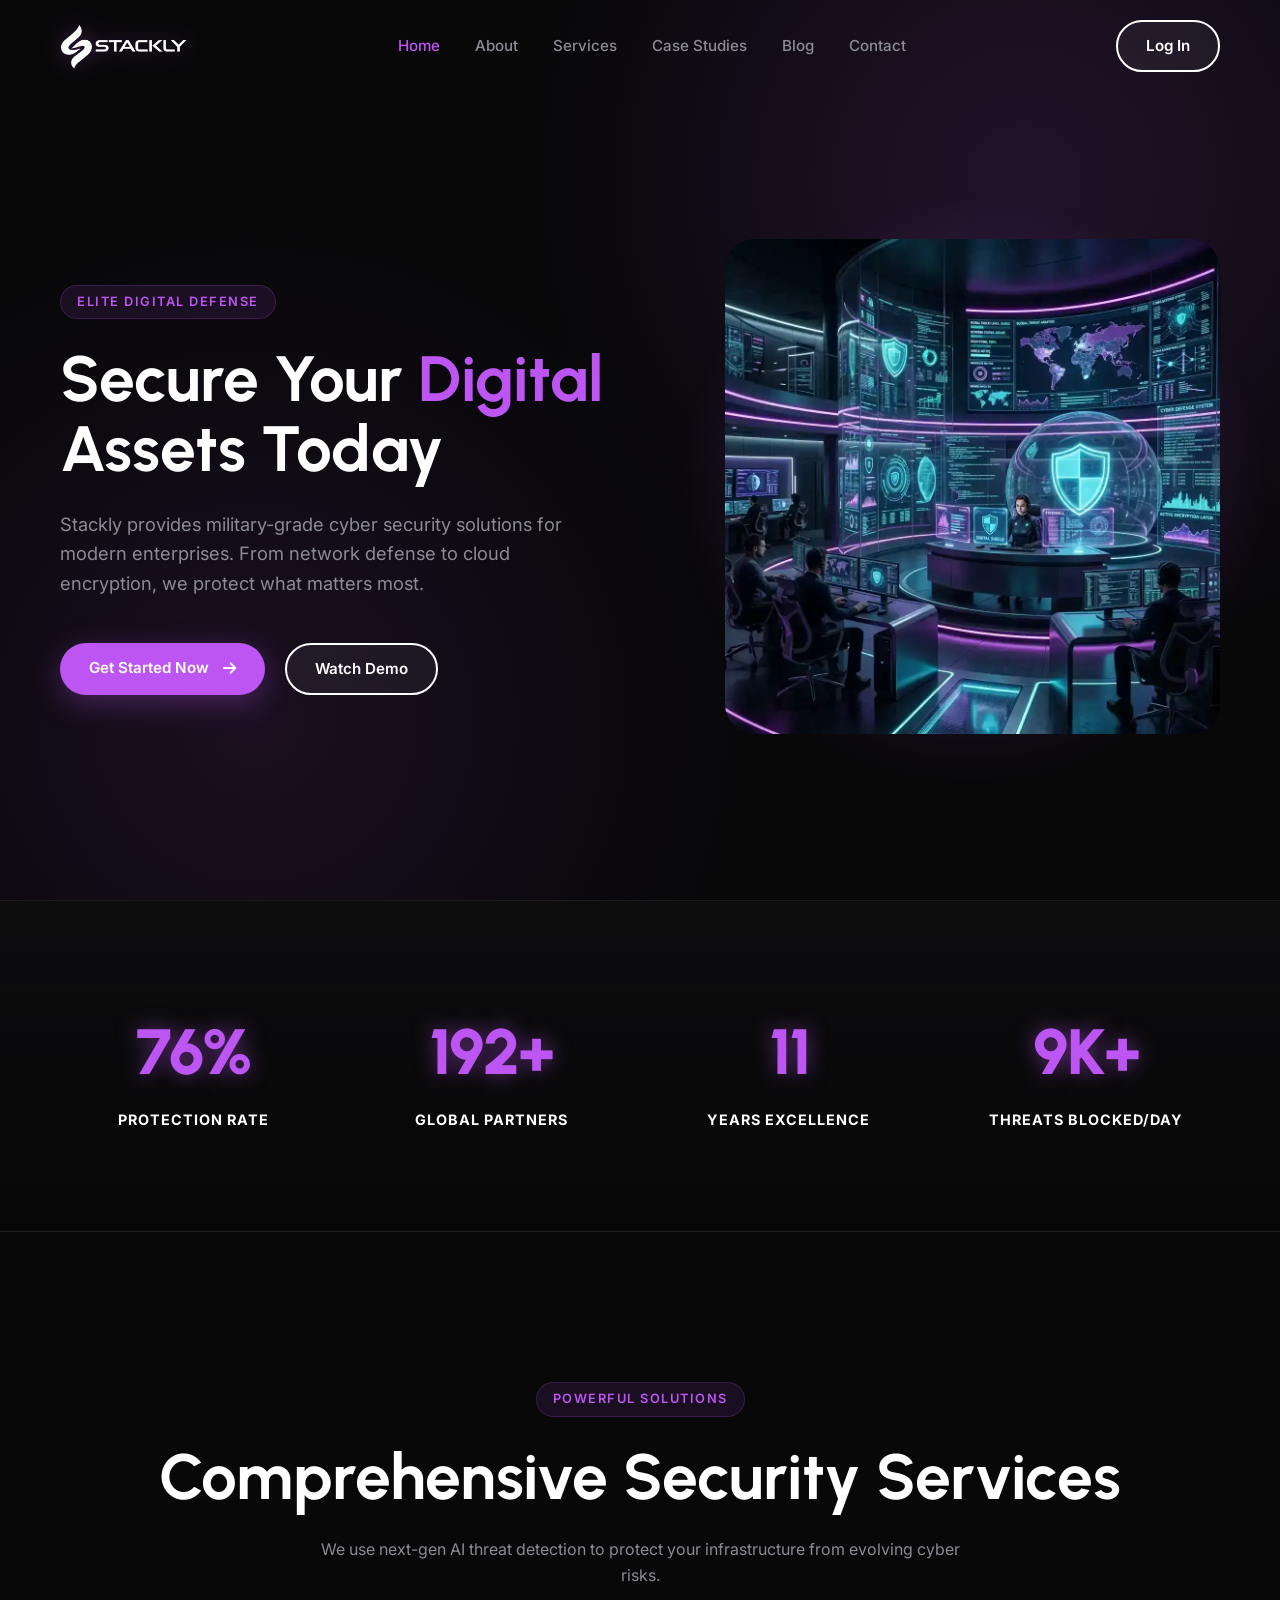
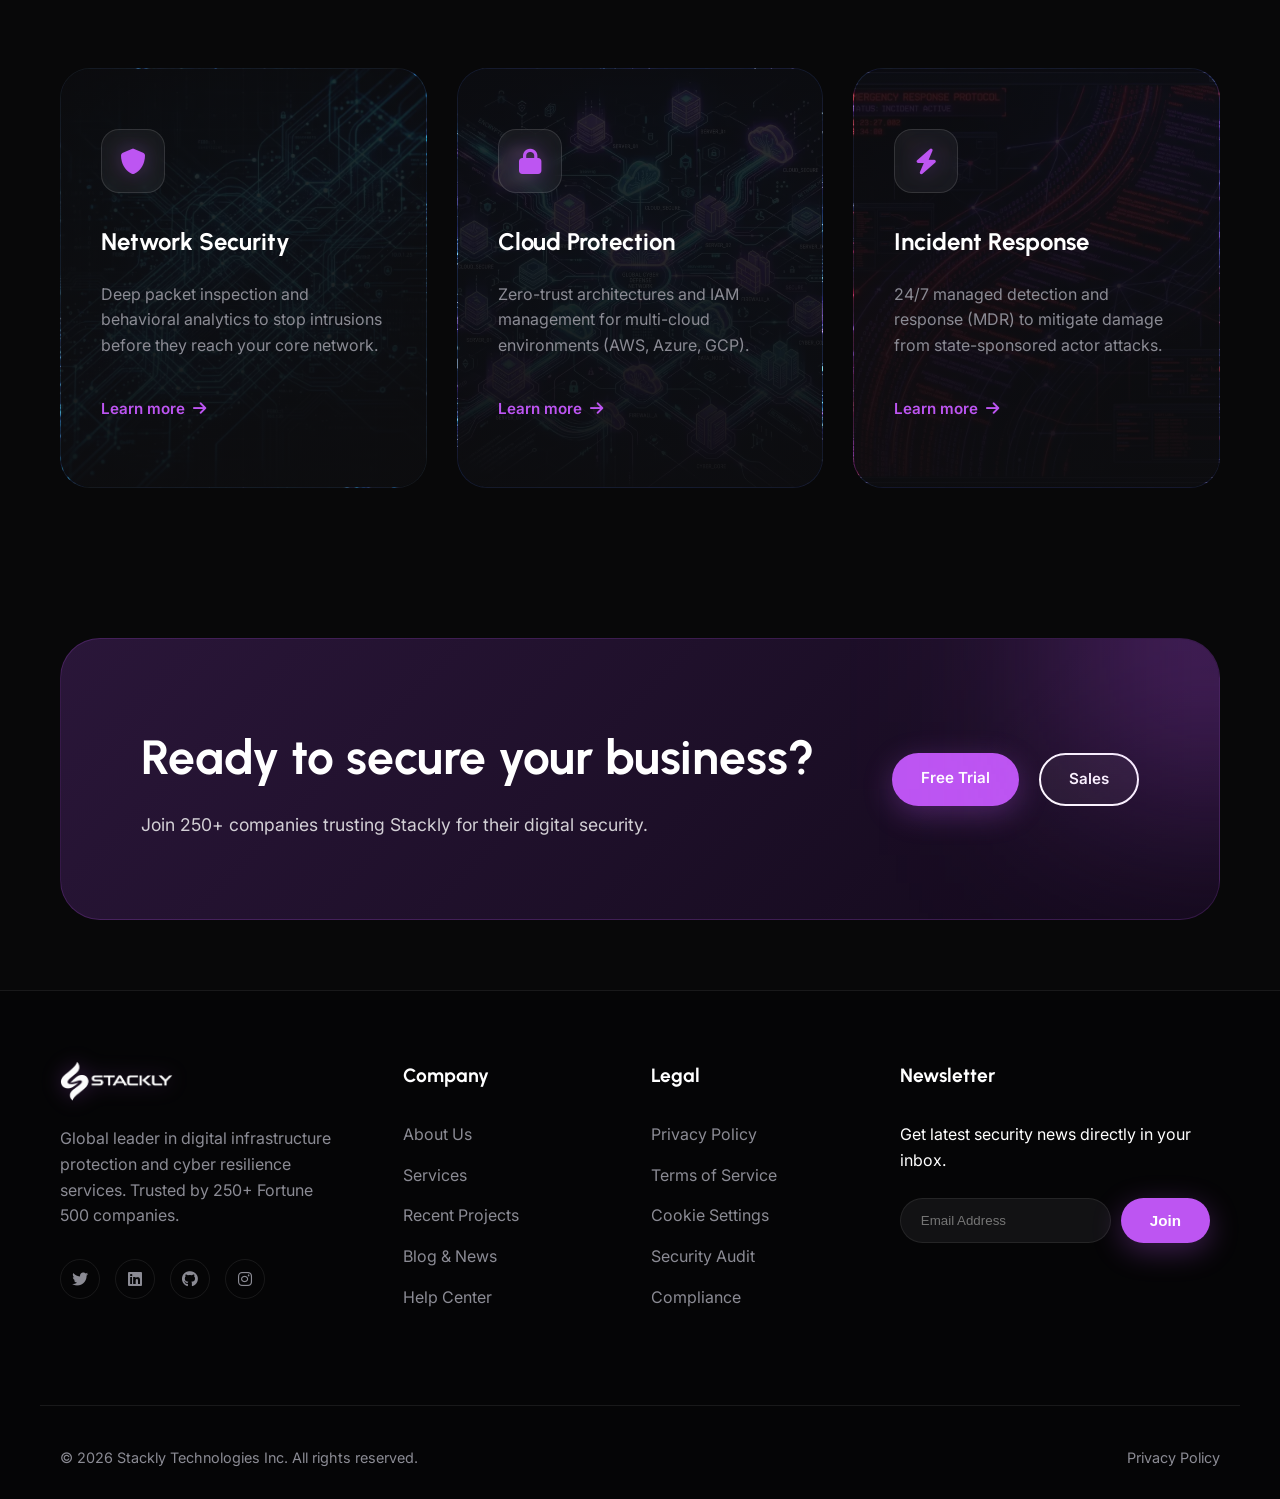
<file: index.html>
<!DOCTYPE html>
<html lang="en">

<head>
    <meta charset="UTF-8">
    <meta name="viewport" content="width=device-width, initial-scale=1.0">
    <title>Stackly | Advanced Cyber Security & Data Protection</title>
    <link rel="preconnect" href="https://fonts.googleapis.com">
    <link rel="preconnect" href="https://fonts.gstatic.com" crossorigin>
    <link
        href="https://fonts.googleapis.com/css2?family=Inter:wght@400;500;600&family=Urbanist:wght@700;800&display=swap"
        rel="stylesheet">
    <link rel="stylesheet" href="https://cdnjs.cloudflare.com/ajax/libs/font-awesome/6.4.2/css/all.min.css"
        crossorigin="anonymous">
    <link rel="stylesheet" href="css/style.css">
</head>

<body>
    <div class="glow-bg"></div>

    <header id="main-header">
        <div class="container nav-content">
            <a href="index.html" class="logo">
                <img src="./asset/white.webp" alt="Stackly" style="height: 45px;">
            </a>
            <nav class="nav-links">
                <a href="#home" class="active">Home</a>
                <a href="about.html">About</a>
                <a href="#services">Services</a>
                <a href="case-studies.html">Case Studies</a>
                <a href="blog.html">Blog</a>
                <a href="contact.html">Contact</a>
                <div class="auth-btns-mobile">
                    <a href="login.html" class="btn btn-outline" style="width: 100%; text-align: center;">Log In</a>
                </div>
            </nav>
            <div class="auth-buttons">
                <a href="login.html" class="btn btn-outline">Log In</a>
            </div>
            <div class="mobile-menu-toggle">
                <i class="fa-solid fa-bars"></i>
            </div>
        </div>
    </header>

    <main>
        <!-- Hero Section -->
        <section class="hero" id="home">
            <div class="container hero-grid">
                <div class="hero-content reveal">
                    <span class="section-tag">Elite Digital Defense</span>
                    <h1 class="section-title">Secure Your <span>Digital</span> Assets Today</h1>
                    <p class="hero-desc">Stackly provides military-grade cyber security solutions for modern
                        enterprises. From network defense to cloud encryption, we protect what matters most.</p>
                    <div class="hero-btns">
                        <a href="services.html" class="btn btn-primary">Get Started Now <i
                                class="fa-solid fa-arrow-right" style="margin-left: 10px;"></i></a>
                        <a href="contact.html" class="btn btn-outline">Watch Demo</a>
                    </div>
                </div>
                <div class="hero-image-wrapper reveal">
                    <div class="hero-image-glow"></div>
                    <img src="./asset/hero.webp" alt="Hero Security Visual" class="hero-img">
                </div>
            </div>
        </section>

        <!-- Stats Section -->
        <section class="stats-section">
            <div class="container stats-grid">
                <div class="stat-item reveal">
                    <h3 class="stat-number" data-target="99" data-suffix="%">0%</h3>
                    <p class="stat-label">Protection Rate</p>
                </div>
                <div class="stat-item reveal" style="transition-delay: 0.1s;">
                    <h3 class="stat-number" data-target="250" data-suffix="+">0+</h3>
                    <p class="stat-label">Global Partners</p>
                </div>
                <div class="stat-item reveal" style="transition-delay: 0.2s;">
                    <h3 class="stat-number" data-target="15" data-suffix="">0</h3>
                    <p class="stat-label">Years Excellence</p>
                </div>
                <div class="stat-item reveal" style="transition-delay: 0.3s;">
                    <h3 class="stat-number" data-target="12" data-suffix="K+">0K+</h3>
                    <p class="stat-label">Threats Blocked/Day</p>
                </div>
            </div>
        </section>

        <!-- Services Section -->
        <section class="services-section" id="services">
            <div class="container text-center">
                <span class="section-tag">Powerful Solutions</span>
                <h2 class="section-title">Comprehensive Security Services</h2>
                <p class="section-desc">We use next-gen AI threat detection to protect your infrastructure from evolving
                    cyber risks.</p>

                <div class="services-grid">
                    <div class="service-card reveal" style="background-image: url('asset/card_network.webp');">
                        <div class="service-icon">
                            <i class="fa-solid fa-shield"></i>
                        </div>
                        <h3>Network Security</h3>
                        <p>Deep packet inspection and behavioral analytics to stop intrusions before they reach your
                            core network.</p>
                        <a href="services.html" class="learn-more">Learn more <i class="fa-solid fa-arrow-right"></i></a>
                    </div>
                    <div class="service-card reveal"
                        style="background-image: url('./asset/card_cloud.webp'); transition-delay: 0.1s;">
                        <div class="service-icon">
                            <i class="fa-solid fa-lock"></i>
                        </div>
                        <h3>Cloud Protection</h3>
                        <p>Zero-trust architectures and IAM management for multi-cloud environments (AWS, Azure, GCP).
                        </p>
                        <a href="services.html" class="learn-more">Learn more <i class="fa-solid fa-arrow-right"></i></a>
                    </div>
                    <div class="service-card reveal"
                        style="background-image: url('./asset/card_incident.webp'); transition-delay: 0.2s;">
                        <div class="service-icon">
                            <i class="fa-solid fa-bolt"></i>
                        </div>
                        <h3>Incident Response</h3>
                        <p>24/7 managed detection and response (MDR) to mitigate damage from state-sponsored actor
                            attacks.</p>
                        <a href="services.html" class="learn-more">Learn more <i class="fa-solid fa-arrow-right"></i></a>
                    </div>
                </div>
            </div>
        </section>

        <!-- CTA Section -->
        <section class="cta-section">
            <div class="container">
                <div class="cta-card reveal">
                    <div class="cta-content">
                        <h2>Ready to secure your business?</h2>
                        <p>Join 250+ companies trusting Stackly for their digital security.</p>
                    </div>
                    <div class="cta-btns">
                        <a href="signup.html" class="btn btn-primary">Free Trial</a>
                        <a href="contact.html" class="btn btn-outline">Sales</a>
                    </div>
                </div>
            </div>
        </section>
    </main>

    <footer>
        <div class="container footer-grid">
            <div class="footer-col about-col">
                <a href="index.html" class="logo">
                    <img src="./asset/white.webp" alt="Stackly" style="height: 40px;">
                </a>
                <p>Global leader in digital infrastructure protection and cyber resilience services. Trusted by 250+
                    Fortune 500 companies.</p>
                <div class="social-links">
                    <a href="404.html"><i class="fab fa-twitter"></i></a>
                    <a href="404.html"><i class="fab fa-linkedin"></i></a>
                    <a href="404.html"><i class="fab fa-github"></i></a>
                    <a href="404.html"><i class="fab fa-instagram"></i></a>
                </div>
            </div>
            <div class="footer-col">
                <h4>Company</h4>
                <ul class="footer-links">
                    <li><a href="about.html">About Us</a></li>
                    <li><a href="services.html">Services</a></li>
                    <li><a href="./case-studies.html">Recent Projects</a></li>
                    <li><a href="blog.html">Blog & News</a></li>
                    <li><a href="contact.html">Help Center</a></li>
                </ul>
            </div>
            <div class="footer-col">
                <h4>Legal</h4>
                <ul class="footer-links">
                    <li><a href="404.html">Privacy Policy</a></li>
                    <li><a href="404.html">Terms of Service</a></li>
                    <li><a href="404.html">Cookie Settings</a></li>
                    <li><a href="404.html">Security Audit</a></li>
                    <li><a href="404.html">Compliance</a></li>
                </ul>
            </div>
            <div class="footer-col">
                <h4>Newsletter</h4>
                <p>Get latest security news directly in your inbox.</p>
                <form class="newsletter-form">
                    <input type="email" placeholder="Email Address" required>
                    <button type="submit" class="btn btn-primary">Join</button>
                </form>
            </div>
        </div>
        <div class="container bottom-footer">
            <p>&copy; 2026 Stackly Technologies Inc. All rights reserved. </p>
            <a href="404.html">Privacy Policy</a>
        </div>
    </footer>

    <script src="main.js"></script>
</body>

</html>
</file>
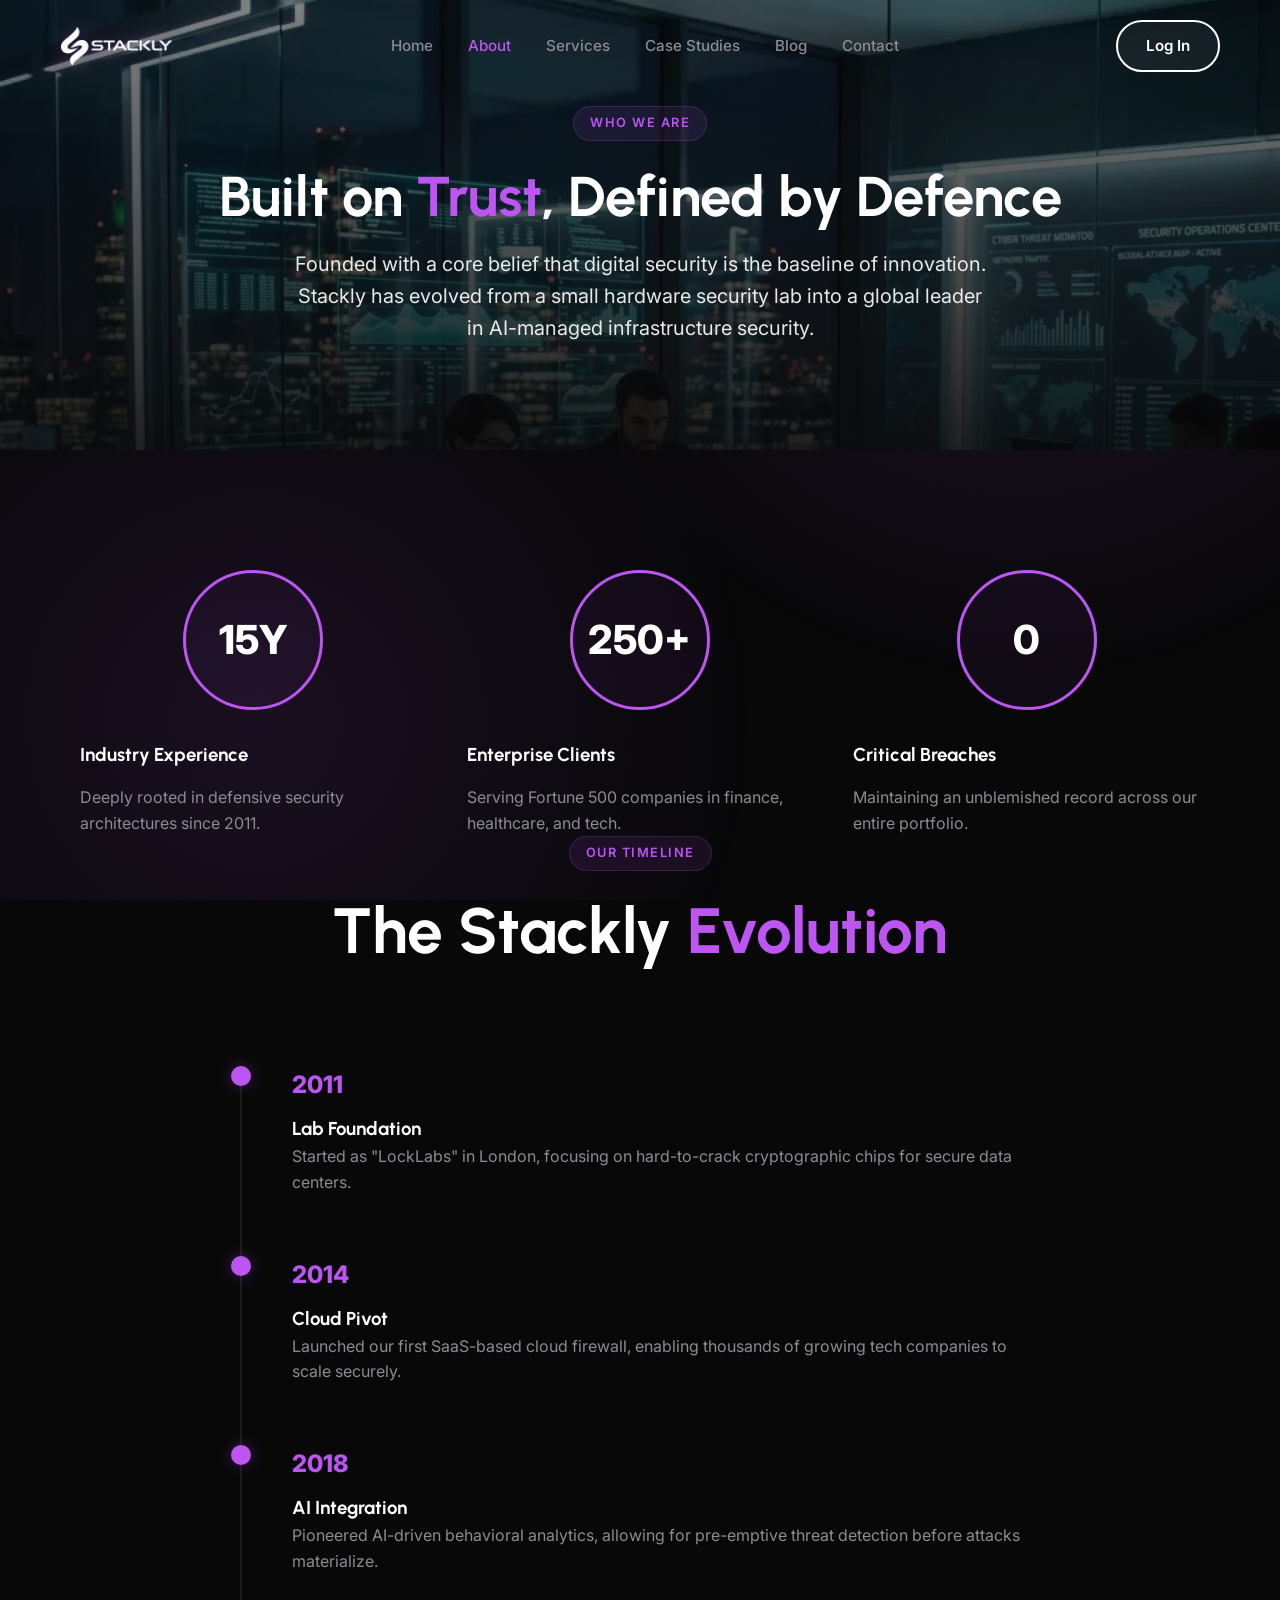
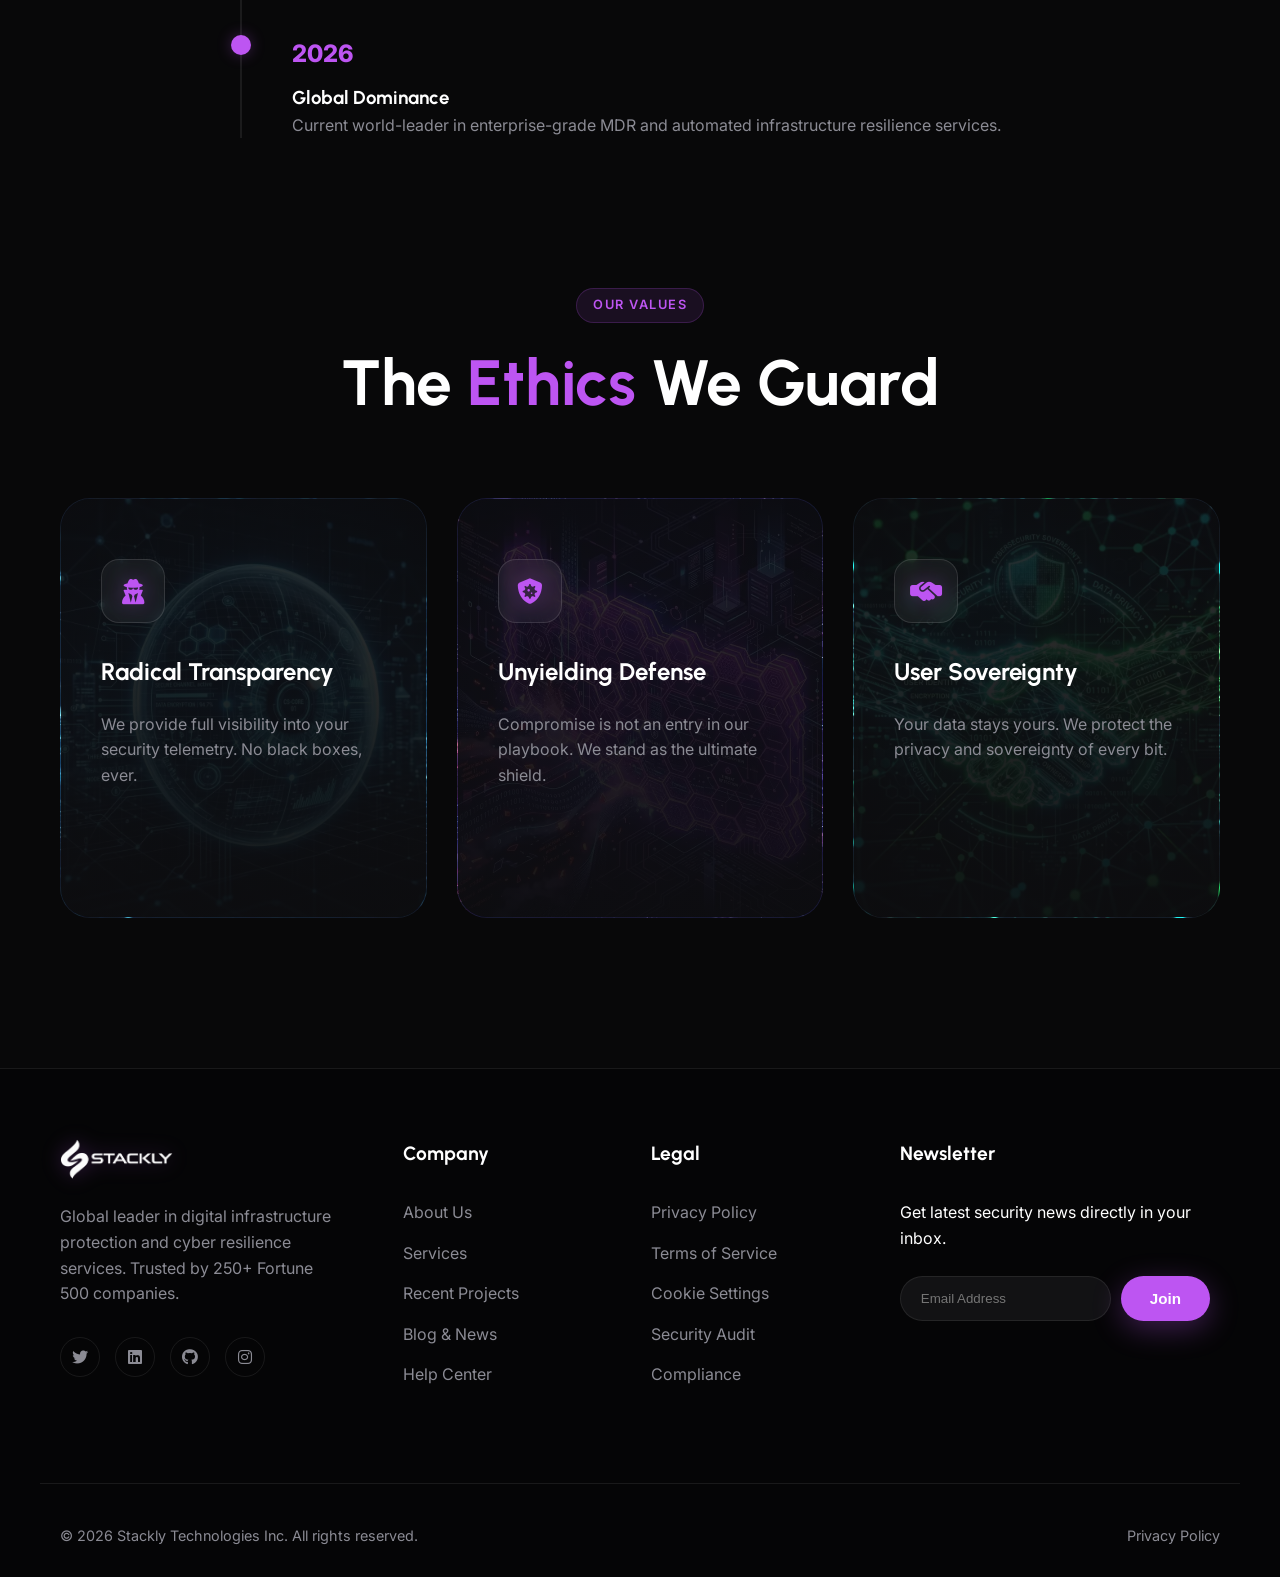
<file: about.html>
<!DOCTYPE html>
<html lang="en">
<head>
    <meta charset="UTF-8">
    <meta name="viewport" content="width=device-width, initial-scale=1.0">
    <title>About Us | Our Security Journey | Stackly</title>
    <link rel="preconnect" href="https://fonts.googleapis.com">
    <link rel="preconnect" href="https://fonts.gstatic.com" crossorigin>
    <link href="https://fonts.googleapis.com/css2?family=Inter:wght@400;500;600&family=Urbanist:wght@700;800&display=swap" rel="stylesheet">
    <link rel="stylesheet" href="https://cdnjs.cloudflare.com/ajax/libs/font-awesome/6.4.2/css/all.min.css" crossorigin="anonymous">
    <link rel="stylesheet" href="css/style.css">
    <style>
        .timeline { position: relative; max-width: 800px; margin: 100px auto; padding-left: 50px; border-left: 2px solid var(--border); }
        .timeline-item { position: relative; margin-bottom: 60px; }
        .timeline-item::before { content: ''; position: absolute; left: -61px; top: 0; width: 20px; height: 20px; border-radius: 50%; background: var(--primary); box-shadow: 0 0 15px var(--primary-glow); }
        .timeline-year { font-size: 1.5rem; color: var(--primary); font-weight: 800; margin-bottom: 10px; display: block; }
        .values-grid { display: grid; grid-template-columns: repeat(3, 1fr); gap: 40px; margin-top: 50px; }
        .stat-circle { width: 140px; height: 140px; border-radius: 50%; border: 3px solid var(--primary); display: flex; flex-direction: column; align-items: center; justify-content: center; margin: 0 auto 30px; background: rgba(189, 85, 242, 0.05); }
        @media (max-width: 768px) {
            .values-grid { grid-template-columns: 1fr; gap: 40px; }
        }
    </style>
</head>
<body>
    <div class="glow-bg"></div>
    
    <header id="main-header" class="scrolled">
        <div class="container nav-content">
            <a href="index.html" class="logo">
                <img src="./asset/white.webp" alt="Stackly" style="height: 40px;">
            </a>
            <nav class="nav-links">
                <a href="index.html">Home</a>
                <a href="about.html" class="active">About</a>
                <a href="services.html">Services</a>
                <a href="case-studies.html">Case Studies</a>
                <a href="blog.html">Blog</a>
                <a href="contact.html">Contact</a>
                <div class="auth-btns-mobile">
                    <a href="login.html" class="btn btn-outline" style="width: 100%; text-align: center;">Log In</a>
                </div>
            </nav>
            <div class="auth-btns">
                <a href="login.html" class="btn btn-outline">Log In</a>
            </div>
            <div class="mobile-menu-toggle">
                <i class="fa-solid fa-bars"></i>
            </div>
        </div>
    </header>

    <section class="page-hero" style="background-image: url('./asset/about_hero.webp');">
        <div class="page-hero-content reveal">
            <span class="section-tag">WHO WE ARE</span>
            <h1 class="section-title">Built on <span>Trust</span>, Defined by Defence</h1>
            <p class="section-desc">Founded with a core belief that digital security is the baseline of innovation. Stackly has evolved from a small hardware security lab into a global leader in AI-managed infrastructure security.</p>
        </div>
    </section>

    <main class="container">

        <section class="container">
            <div class="values-grid">
                <div class="reveal">
                    <div class="stat-circle"><span style="font-size: 2.5rem; font-weight: 800;">15Y</span></div>
                    <h3>Industry Experience</h3>
                    <p style="margin-top: 15px; color: var(--text-muted);">Deeply rooted in defensive security architectures since 2011.</p>
                </div>
                <div class="reveal" style="transition-delay: 0.1s;">
                    <div class="stat-circle"><span style="font-size: 2.5rem; font-weight: 800;">250+</span></div>
                    <h3>Enterprise Clients</h3>
                    <p style="margin-top: 15px; color: var(--text-muted);">Serving Fortune 500 companies in finance, healthcare, and tech.</p>
                </div>
                <div class="reveal" style="transition-delay: 0.2s;">
                    <div class="stat-circle"><span style="font-size: 2.5rem; font-weight: 800;">0</span></div>
                    <h3>Critical Breaches</h3>
                    <p style="margin-top: 15px; color: var(--text-muted);">Maintaining an unblemished record across our entire portfolio.</p>
                </div>
            </div>
        </section>

        <!-- Our Journey Timeline -->
        <section id="journey" style="margin-bottom: 150px;">
            <div style="text-align: center; margin-bottom: 80px;">
                <span class="section-tag">OUR TIMELINE</span>
                <h2 class="section-title">The Stackly <span>Evolution</span></h2>
            </div>
            <div class="timeline">
                <div class="timeline-item reveal">
                    <span class="timeline-year">2011</span>
                    <h3>Lab Foundation</h3>
                    <p style="color: var(--text-muted);">Started as "LockLabs" in London, focusing on hard-to-crack cryptographic chips for secure data centers.</p>
                </div>
                <div class="timeline-item reveal" style="transition-delay: 0.1s;">
                    <span class="timeline-year">2014</span>
                    <h3>Cloud Pivot</h3>
                    <p style="color: var(--text-muted);">Launched our first SaaS-based cloud firewall, enabling thousands of growing tech companies to scale securely.</p>
                </div>
                <div class="timeline-item reveal" style="transition-delay: 0.2s;">
                    <span class="timeline-year">2018</span>
                    <h3>AI Integration</h3>
                    <p style="color: var(--text-muted);">Pioneered AI-driven behavioral analytics, allowing for pre-emptive threat detection before attacks materialize.</p>
                </div>
                <div class="timeline-item reveal" style="transition-delay: 0.3s;">
                    <span class="timeline-year">2026</span>
                    <h3>Global Dominance</h3>
                    <p style="color: var(--text-muted);">Current world-leader in enterprise-grade MDR and automated infrastructure resilience services.</p>
                </div>
            </div>
        </section>

        <!-- Core Values Section -->
        <section id="values" style="margin-bottom: 150px;">
            <div style="text-align: center; margin-bottom: 80px;">
                <span class="section-tag">OUR VALUES</span>
                <h2 class="section-title">The <span>Ethics</span> We Guard</h2>
            </div>
            <div class="services-grid">
                <div class="service-card reveal" style="background-image: url('./asset/card_transparency.webp');">
                    <div class="service-icon"><i class="fa-solid fa-user-secret"></i></div>
                    <h3>Radical Transparency</h3>
                    <p>We provide full visibility into your security telemetry. No black boxes, ever.</p>
                </div>
                <div class="service-card reveal" style="background-image: url('./asset/card_defense.webp'); transition-delay: 0.1s;">
                    <div class="service-icon"><i class="fa-solid fa-shield-virus"></i></div>
                    <h3>Unyielding Defense</h3>
                    <p>Compromise is not an entry in our playbook. We stand as the ultimate shield.</p>
                </div>
                <div class="service-card reveal" style="background-image: url('./asset/card_sovereignty.webp'); transition-delay: 0.2s;">
                    <div class="service-icon"><i class="fa-solid fa-handshake-simple"></i></div>
                    <h3>User Sovereignty</h3>
                    <p>Your data stays yours. We protect the privacy and sovereignty of every bit.</p>
                </div>
            </div>
        </section>
    </main>

    <footer>
        <div class="container footer-grid">
            <div class="footer-col about-col">
                <a href="index.html" class="logo">
                    <img src="./asset/white.webp" alt="Stackly" style="height: 40px;">
                </a>
                <p>Global leader in digital infrastructure protection and cyber resilience services. Trusted by 250+ Fortune 500 companies.</p>
                <div class="social-links">
                    <a href="404.html"><i class="fab fa-twitter"></i></a>
                    <a href="404.html"><i class="fab fa-linkedin"></i></a>
                    <a href="404.html"><i class="fab fa-github"></i></a>
                    <a href="404.html"><i class="fab fa-instagram"></i></a>
                </div>
            </div>
            <div class="footer-col">
                <h4>Company</h4>
                <ul class="footer-links">
                    <li><a href="about.html">About Us</a></li>
                    <li><a href="services.html">Services</a></li>
                    <li><a href="case-studies.html">Recent Projects</a></li>
                    <li><a href="blog.html">Blog & News</a></li>
                    <li><a href="contact.html">Help Center</a></li>
                </ul>
            </div>
            <div class="footer-col">
                <h4>Legal</h4>
                <ul class="footer-links">
                    <li><a href="404.html">Privacy Policy</a></li>
                    <li><a href="404.html">Terms of Service</a></li>
                    <li><a href="404.html">Cookie Settings</a></li>
                    <li><a href="404.html">Security Audit</a></li>
                    <li><a href="404.html">Compliance</a></li>
                </ul>
            </div>
            <div class="footer-col">
                <h4>Newsletter</h4>
                <p>Get latest security news directly in your inbox.</p>
                <form class="newsletter-form">
                    <input type="email" placeholder="Email Address" required>
                    <button type="submit" class="btn btn-primary">Join</button>
                </form>
            </div>
        </div>
        <div class="container bottom-footer">
            <p>&copy; 2026 Stackly Technologies Inc. All rights reserved.</p>
            <a href="404.html">Privacy Policy</a>
        </div>
    </footer>

    <script src="main.js"></script>
</body>
</html>
</file>
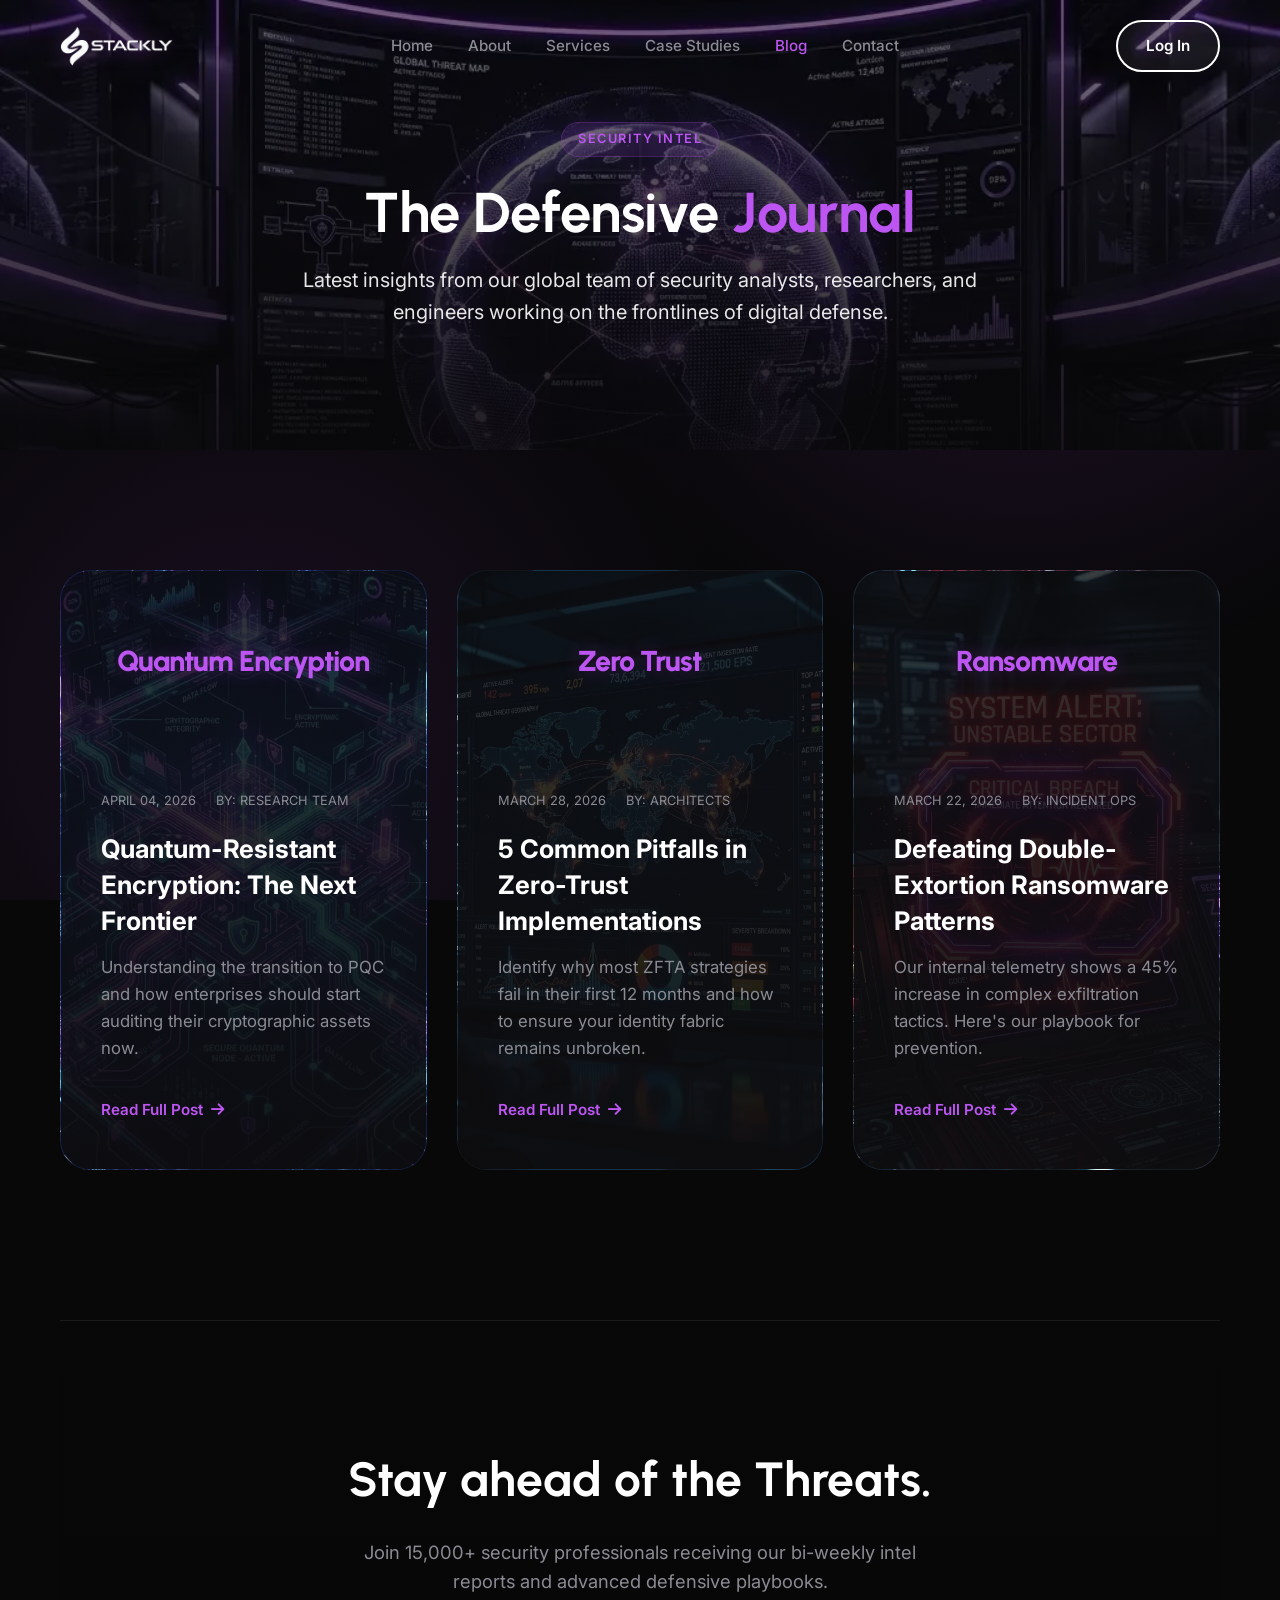
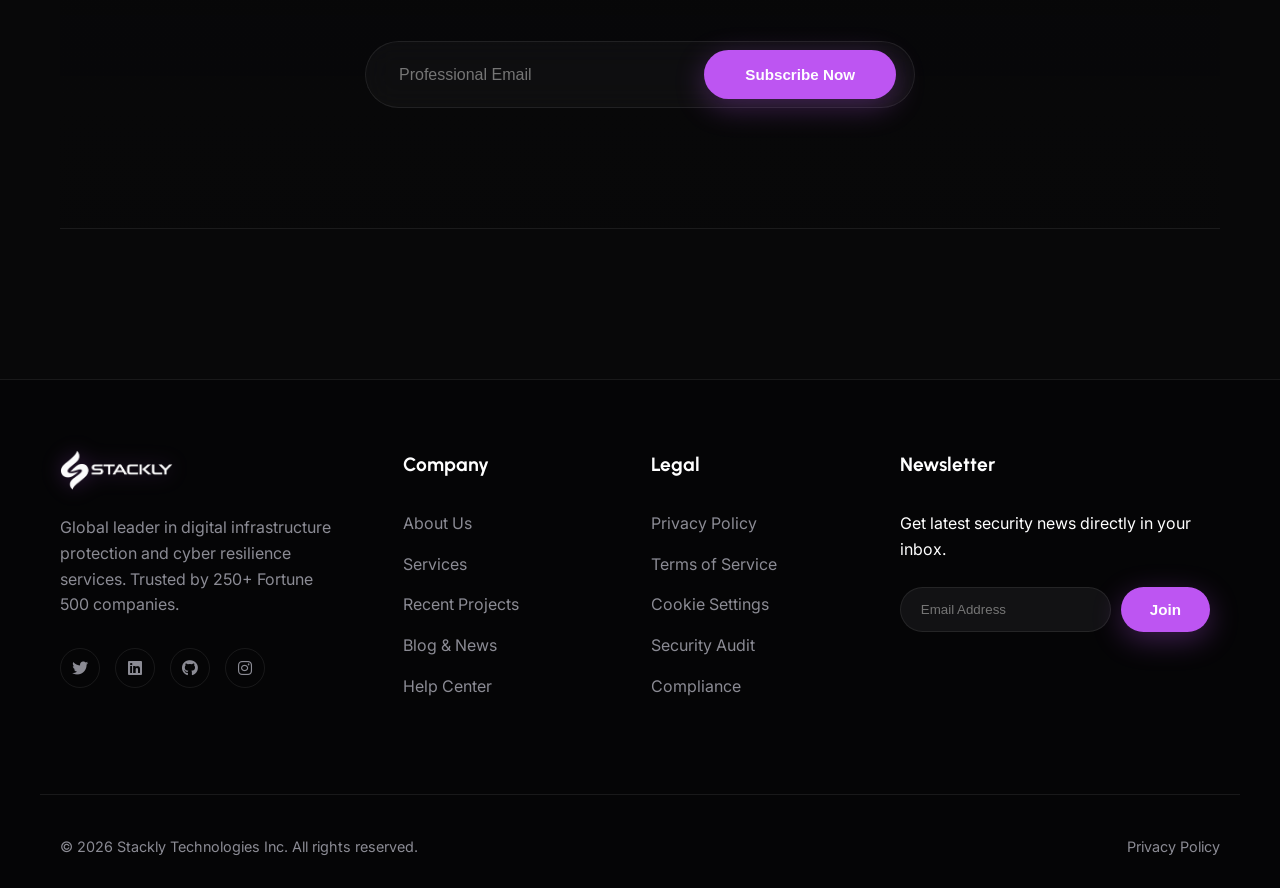
<file: blog.html>
<!DOCTYPE html>
<html lang="en">
<head>
    <meta charset="UTF-8">
    <meta name="viewport" content="width=device-width, initial-scale=1.0">
    <title>Blog | Intelligence & Security News | Stackly</title>
    <link rel="preconnect" href="https://fonts.googleapis.com">
    <link rel="preconnect" href="https://fonts.gstatic.com" crossorigin>
    <link href="https://fonts.googleapis.com/css2?family=Inter:wght@400;500;600&family=Urbanist:wght@700;800&display=swap" rel="stylesheet">
    <link rel="stylesheet" href="https://cdnjs.cloudflare.com/ajax/libs/font-awesome/6.4.2/css/all.min.css" crossorigin="anonymous">
    <link rel="stylesheet" href="css/style.css">
</head>
<body>
    <div class="glow-bg"></div>
    
    <header id="main-header" class="scrolled">
        <div class="container nav-content">
            <a href="index.html" class="logo">
                <img src="./asset/white.webp" alt="Stackly" style="height: 40px;">
            </a>
            <nav class="nav-links">
                <a href="index.html">Home</a>
                <a href="about.html">About</a>
                <a href="services.html">Services</a>
                <a href="case-studies.html">Case Studies</a>
                <a href="blog.html" class="active">Blog</a>
                <a href="contact.html">Contact</a>
                <div class="auth-btns-mobile">
                    <a href="login.html" class="btn btn-outline" style="width: 100%; text-align: center;">Log In</a>
                </div>
            </nav>
             <div class="auth-btns">
                <a href="login.html" class="btn btn-outline">Log In</a>
            </div>
            <div class="mobile-menu-toggle">
                <i class="fa-solid fa-bars"></i>
            </div>
        </div>
    </header>

    <section class="page-hero" style="background-image: url('./asset/hero_blog.webp');">
        <div class="page-hero-content reveal">
            <span class="section-tag">SECURITY INTEL</span>
            <h1 class="section-title">The Defensive <span>Journal</span></h1>
            <p class="section-desc">Latest insights from our global team of security analysts, researchers, and engineers working on the frontlines of digital defense.</p>
        </div>
    </section>

    <main class="container">

        <div class="blog-grid">
            <!-- Post 1 -->
            <div class="post-card reveal" style="background-image: url('./asset/blog_quantum.webp');">
                <div class="post-banner">Quantum Encryption</div>
                <div class="post-content">
                    <div class="post-meta">
                        <span>April 04, 2026</span>
                        <span>BY: RESEARCH TEAM</span>
                    </div>
                    <a href="contact.html" class="post-title">Quantum-Resistant Encryption: The Next Frontier</a>
                    <p class="post-excerpt">Understanding the transition to PQC and how enterprises should start auditing their cryptographic assets now.</p>
                    <a href="contact.html" class="learn-more">Read Full Post <i class="fa-solid fa-arrow-right"></i></a>
                </div>
            </div>

            <!-- Post 2 -->
            <div class="post-card reveal" style="background-image: url('./asset/audit.webp'); transition-delay: 0.1s;">
                <div class="post-banner">Zero Trust</div>
                <div class="post-content">
                    <div class="post-meta">
                        <span>March 28, 2026</span>
                        <span>BY: ARCHITECTS</span>
                    </div>
                    <a href="contact.html" class="post-title">5 Common Pitfalls in Zero-Trust Implementations</a>
                    <p class="post-excerpt">Identify why most ZFTA strategies fail in their first 12 months and how to ensure your identity fabric remains unbroken.</p>
                    <a href="contact.html" class="learn-more">Read Full Post <i class="fa-solid fa-arrow-right"></i></a>
                </div>
            </div>

            <!-- Post 3 -->
            <div class="post-card reveal" style="background-image: url('./asset/incident.webp'); transition-delay: 0.2s;">
                <div class="post-banner">Ransomware</div>
                <div class="post-content">
                    <div class="post-meta">
                        <span>March 22, 2026</span>
                        <span>BY: INCIDENT OPS</span>
                    </div>
                    <a href="contact.html" class="post-title">Defeating Double-Extortion Ransomware Patterns</a>
                    <p class="post-excerpt">Our internal telemetry shows a 45% increase in complex exfiltration tactics. Here's our playbook for prevention.</p>
                    <a href="contact.html" class="learn-more">Read Full Post <i class="fa-solid fa-arrow-right"></i></a>
                </div>
            </div>
        </div>

        <!-- Newsletter CTA -->
        <section class="newsletter-section">
            <div class="container-inner">
                <div class="reveal">
                    <h2>Stay ahead of the <span>Threats</span>.</h2>
                    <p>Join 15,000+ security professionals receiving our bi-weekly intel reports and advanced defensive playbooks.</p>
                    <form class="newsletter-form">
                        <input type="email" placeholder="Professional Email" required>
                        <button type="submit" class="btn btn-primary">Subscribe Now</button>
                    </form>
                </div>
            </div>
        </section>
    </main>

    <footer>
        <div class="container footer-grid">
            <div class="footer-col about-col">
                <a href="index.html" class="logo">
                    <img src="./asset/white.webp" alt="Stackly" style="height: 40px;">
                </a>
                <p>Global leader in digital infrastructure protection and cyber resilience services. Trusted by 250+ Fortune 500 companies.</p>
                <div class="social-links">
                    <a href="404.html"><i class="fab fa-twitter"></i></a>
                    <a href="404.html"><i class="fab fa-linkedin"></i></a>
                    <a href="404.html"><i class="fab fa-github"></i></a>
                    <a href="404.html"><i class="fab fa-instagram"></i></a>
                </div>
            </div>
            <div class="footer-col">
                <h4>Company</h4>
                <ul class="footer-links">
                    <li><a href="about.html">About Us</a></li>
                    <li><a href="services.html">Services</a></li>
                    <li><a href="case-studies.html">Recent Projects</a></li>
                    <li><a href="blog.html">Blog & News</a></li>
                    <li><a href="contact.html">Help Center</a></li>
                </ul>
            </div>
            <div class="footer-col">
                <h4>Legal</h4>
                <ul class="footer-links">
                    <li><a href="404.html">Privacy Policy</a></li>
                    <li><a href="404.html">Terms of Service</a></li>
                    <li><a href="404.html">Cookie Settings</a></li>
                    <li><a href="404.html">Security Audit</a></li>
                    <li><a href="404.html">Compliance</a></li>
                </ul>
            </div>
            <div class="footer-col">
                <h4>Newsletter</h4>
                <p>Get latest security news directly in your inbox.</p>
                <form class="newsletter-form">
                    <input type="email" placeholder="Email Address" required>
                    <button type="submit" class="btn btn-primary">Join</button>
                </form>
            </div>
        </div>
        <div class="container bottom-footer">
            <p>&copy; 2026 Stackly Technologies Inc. All rights reserved.</p>
            <a href="404.html">Privacy Policy</a>
        </div>
    </footer>

    <script src="main.js"></script>
</body>
</html>
</file>
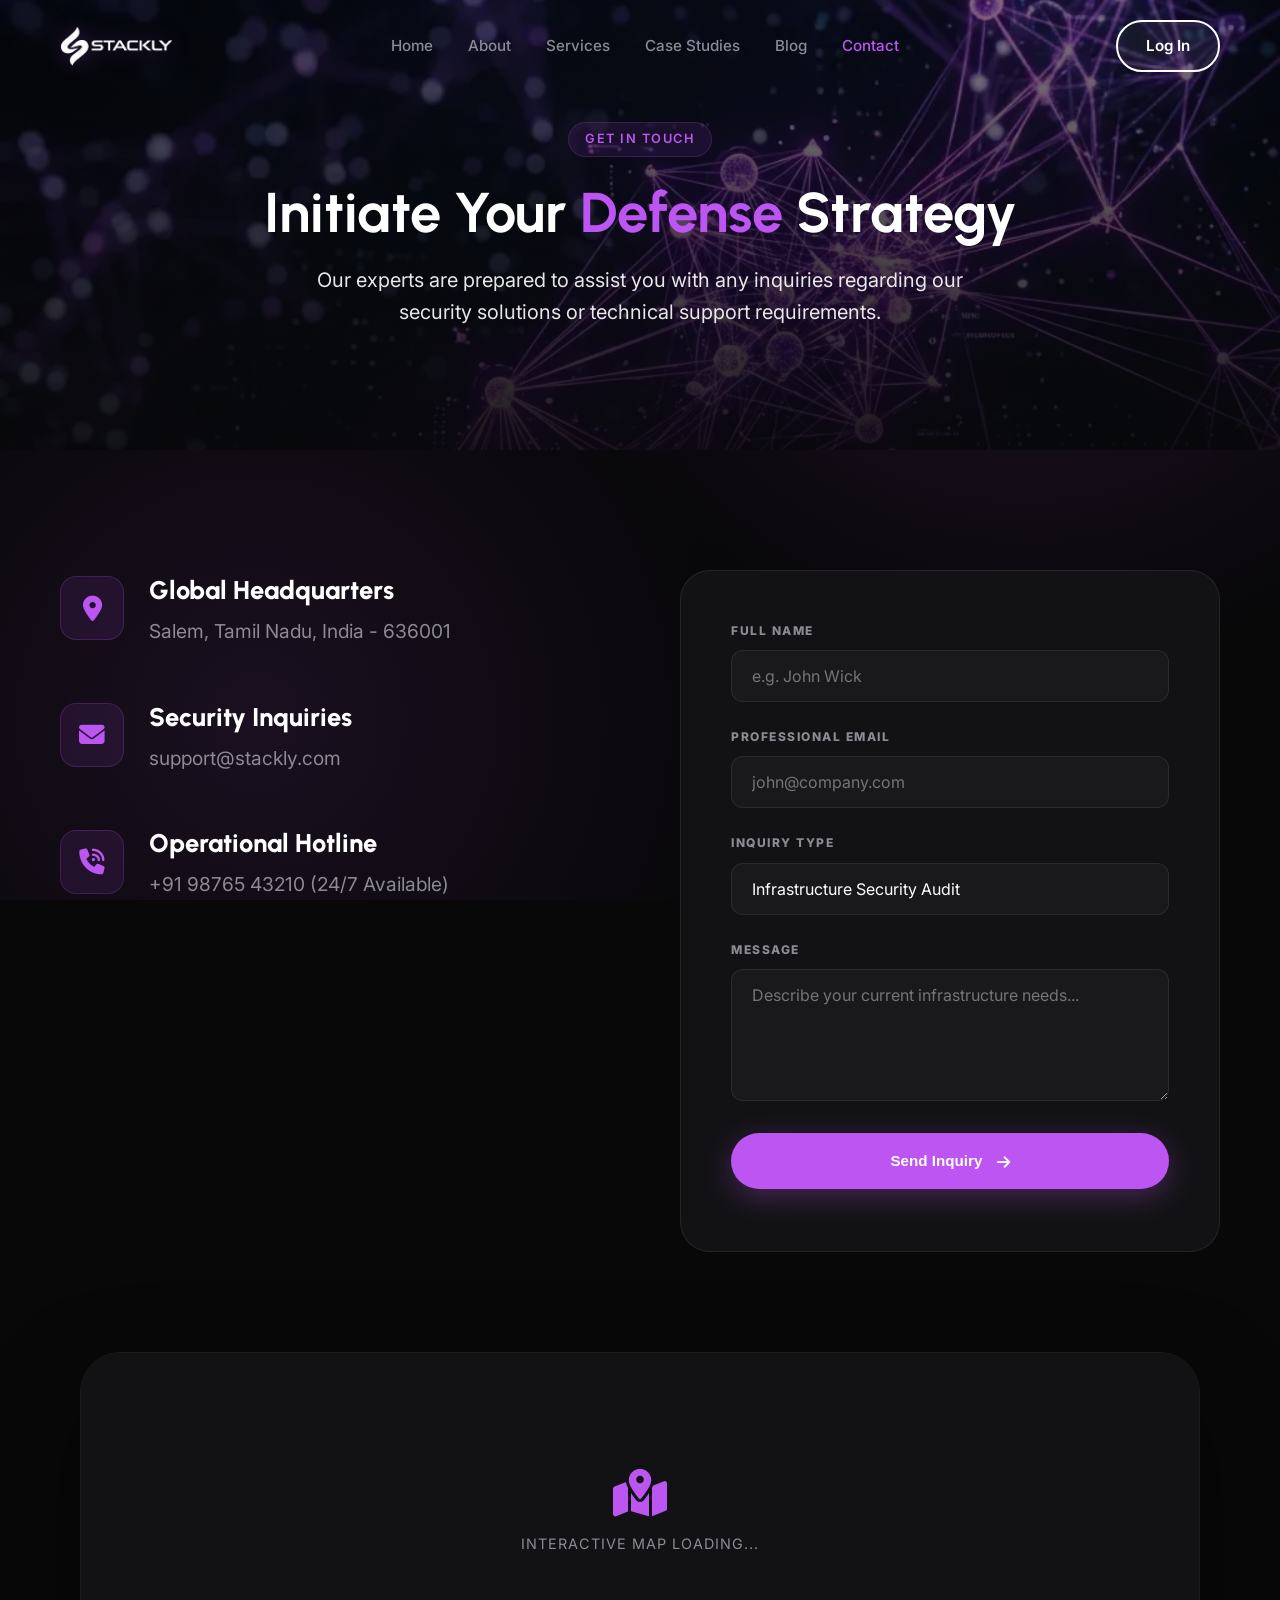
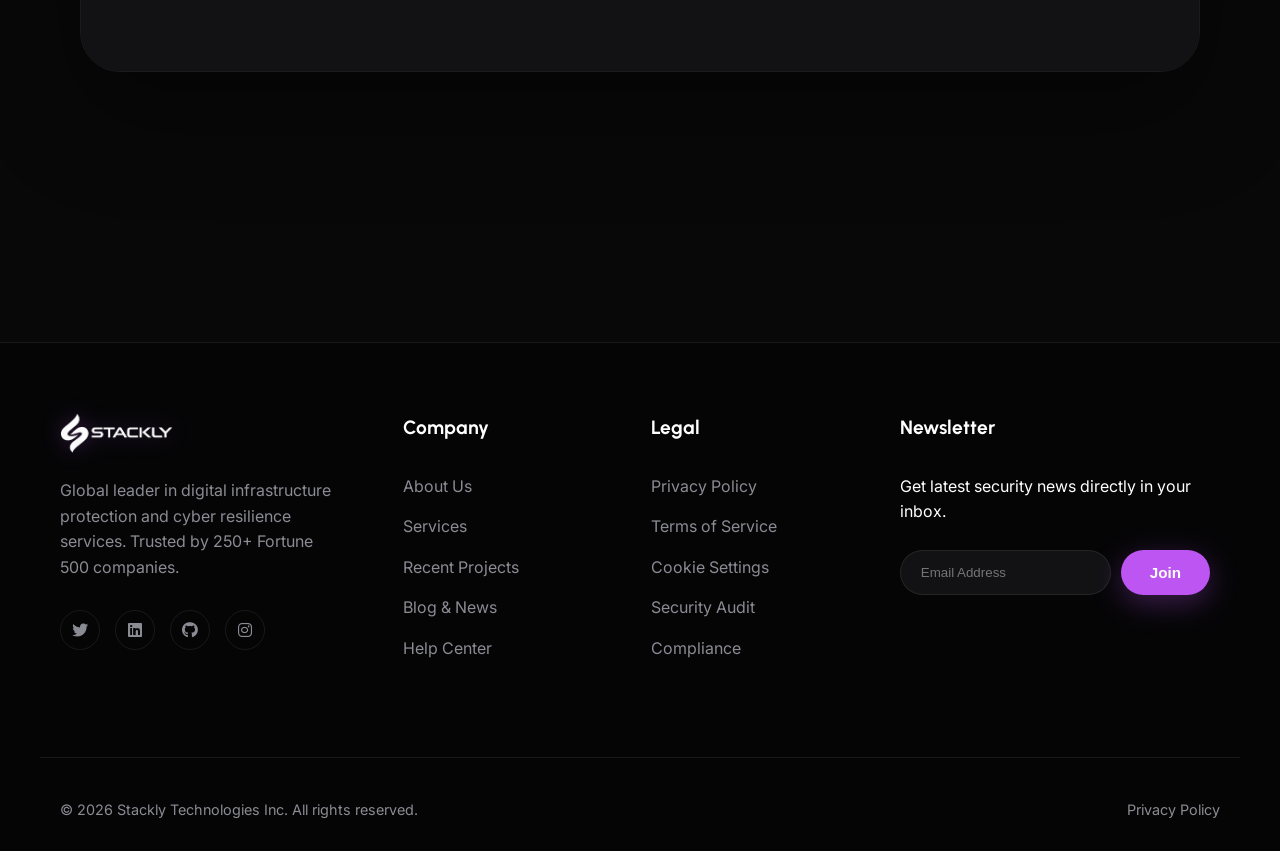
<file: contact.html>
<!DOCTYPE html>
<html lang="en">
<head>
    <meta charset="UTF-8">
    <meta name="viewport" content="width=device-width, initial-scale=1.0">
    <title>Contact Us | Support & Inquiries | Stackly</title>
    <link rel="preconnect" href="https://fonts.googleapis.com">
    <link rel="preconnect" href="https://fonts.gstatic.com" crossorigin>
    <link href="https://fonts.googleapis.com/css2?family=Inter:wght@400;500;600&family=Urbanist:wght@700;800&display=swap" rel="stylesheet">
    <link rel="stylesheet" href="https://cdnjs.cloudflare.com/ajax/libs/font-awesome/6.4.2/css/all.min.css" crossorigin="anonymous">
    <link rel="stylesheet" href="css/style.css">
</head>
<body>
    <div class="glow-bg"></div>
    
    <header id="main-header" class="scrolled">
        <div class="container nav-content">
            <a href="index.html" class="logo">
                <img src="./asset/white.webp" alt="Stackly" style="height: 40px;">
            </a>
            <nav class="nav-links">
                <a href="index.html">Home</a>
                <a href="about.html">About</a>
                <a href="services.html">Services</a>
                <a href="case-studies.html">Case Studies</a>
                <a href="blog.html">Blog</a>
                <a href="contact.html" class="active">Contact</a>
                <div class="auth-btns-mobile">
                    <a href="login.html" class="btn btn-outline" style="width: 100%; text-align: center;">Log In</a>
                </div>
            </nav>
            <div class="auth-btns">
                <a href="login.html" class="btn btn-outline">Log In</a>
            </div>
            <div class="mobile-menu-toggle">
                <i class="fa-solid fa-bars"></i>
            </div>
        </div>
    </header>

    <section class="page-hero" style="background-image: url('./asset/hero_contact.webp');">
        <div class="page-hero-content reveal">
            <span class="section-tag">GET IN TOUCH</span>
            <h1 class="section-title">Initiate Your <span>Defense</span> Strategy</h1>
            <p class="section-desc">Our experts are prepared to assist you with any inquiries regarding our security solutions or technical support requirements.</p>
        </div>
    </section>

    <main class="container">

        <div class="contact-grid">
            <div class="reveal">
                <div class="contact-info-item">
                    <div class="contact-info-icon"><i class="fa-solid fa-location-dot"></i></div>
                    <div>
                        <h4>Global Headquarters</h4>
                        <p style="color: var(--text-muted);">Salem, Tamil Nadu, India - 636001</p>
                    </div>
                </div>
                <div class="contact-info-item">
                    <div class="contact-info-icon"><i class="fa-solid fa-envelope"></i></div>
                    <div>
                        <h4>Security Inquiries</h4>
                        <p style="color: var(--text-muted);">support@stackly.com</p>
                    </div>
                </div>
                <div class="contact-info-item">
                    <div class="contact-info-icon"><i class="fa-solid fa-phone-volume"></i></div>
                    <div>
                        <h4>Operational Hotline</h4>
                        <p style="color: var(--text-muted);">+91 98765 43210 (24/7 Available)</p>   
                    </div>
                </div>
            </div>

            <div class="contact-form reveal" style="transition-delay: 0.1s;">
                <form id="defense-contact-form">
                    <div class="form-group">
                        <label>FULL NAME</label>
                        <input type="text" placeholder="e.g. John Wick" required>
                    </div>
                    <div class="form-group">
                        <label>PROFESSIONAL EMAIL</label>
                        <input type="email" placeholder="john@company.com" required>
                    </div>
                    <div class="form-group">
                        <label>INQUIRY TYPE</label>
                        <select>
                            <option>Infrastructure Security Audit</option>
                            <option>MDR Managed Detection</option>
                            <option>Cloud Security Strategy</option>
                            <option>Technical Support</option>
                            <option>Partnership Inquiry</option>
                        </select>
                    </div>
                    <div class="form-group">
                        <label>MESSAGE</label>
                        <textarea rows="5" placeholder="Describe your current infrastructure needs..." required></textarea>
                    </div>
                    <button type="submit" class="btn btn-primary" style="width: 100%; padding: 18px;">Send Inquiry <i class="fa-solid fa-arrow-right" style="margin-left: 10px;"></i></button>
                    <div class="form-message"></div>
                </form>
            </div>
        </div>
        <section class="map-section">
  <div class="container">

    <div class="map-wrapper">

      <iframe
        src="https://www.google.com/maps?q=MMR+Complex,+Chinna+Thirupathi,+near+Chinna+Muniyappan+Kovil,+Salem,+Tamil+Nadu+636008&output=embed"
        loading="lazy"
        referrerpolicy="no-referrer-when-downgrade">
      </iframe>

      <div class="map-placeholder">
        <i class="fas fa-map-marked-alt"></i>
        <p>Interactive Map Loading...</p>
      </div>

    </div>

  </div>
</section>
    </main>

    <footer>
        <div class="container footer-grid">
            <div class="footer-col about-col">
                <a href="index.html" class="logo">
                    <img src="./asset/white.webp" alt="Stackly" style="height: 40px;">
                </a>
                <p>Global leader in digital infrastructure protection and cyber resilience services. Trusted by 250+ Fortune 500 companies.</p>
                <div class="social-links">
                    <a href="404.html"><i class="fab fa-twitter"></i></a>
                    <a href="404.html"><i class="fab fa-linkedin"></i></a>
                    <a href="404.html"><i class="fab fa-github"></i></a>
                    <a href="404.html"><i class="fab fa-instagram"></i></a>
                </div>
            </div>
            <div class="footer-col">
                <h4>Company</h4>
                <ul class="footer-links">
                    <li><a href="about.html">About Us</a></li>
                    <li><a href="services.html">Services</a></li>
                    <li><a href="case-studies.html">Recent Projects</a></li>
                    <li><a href="blog.html">Blog & News</a></li>
                    <li><a href="contact.html">Help Center</a></li>
                </ul>
            </div>
            <div class="footer-col">
                <h4>Legal</h4>
                <ul class="footer-links">
                    <li><a href="404.html">Privacy Policy</a></li>
                    <li><a href="404.html">Terms of Service</a></li>
                    <li><a href="404.html">Cookie Settings</a></li>
                    <li><a href="404.html">Security Audit</a></li>
                    <li><a href="404.html">Compliance</a></li>
                </ul>
            </div>
            <div class="footer-col">
                <h4>Newsletter</h4>
                <p>Get latest security news directly in your inbox.</p>
                <form class="newsletter-form">
                    <input type="email" placeholder="Email Address" required>
                    <button type="submit" class="btn btn-primary">Join</button>
                </form>
            </div>
        </div>
        <div class="container bottom-footer">
            <p>&copy; 2026 Stackly Technologies Inc. All rights reserved.</p>
            <a href="404.html">Privacy Policy</a>
        </div>
    </footer>

    <script src="main.js"></script>
</body>
</html>
</file>
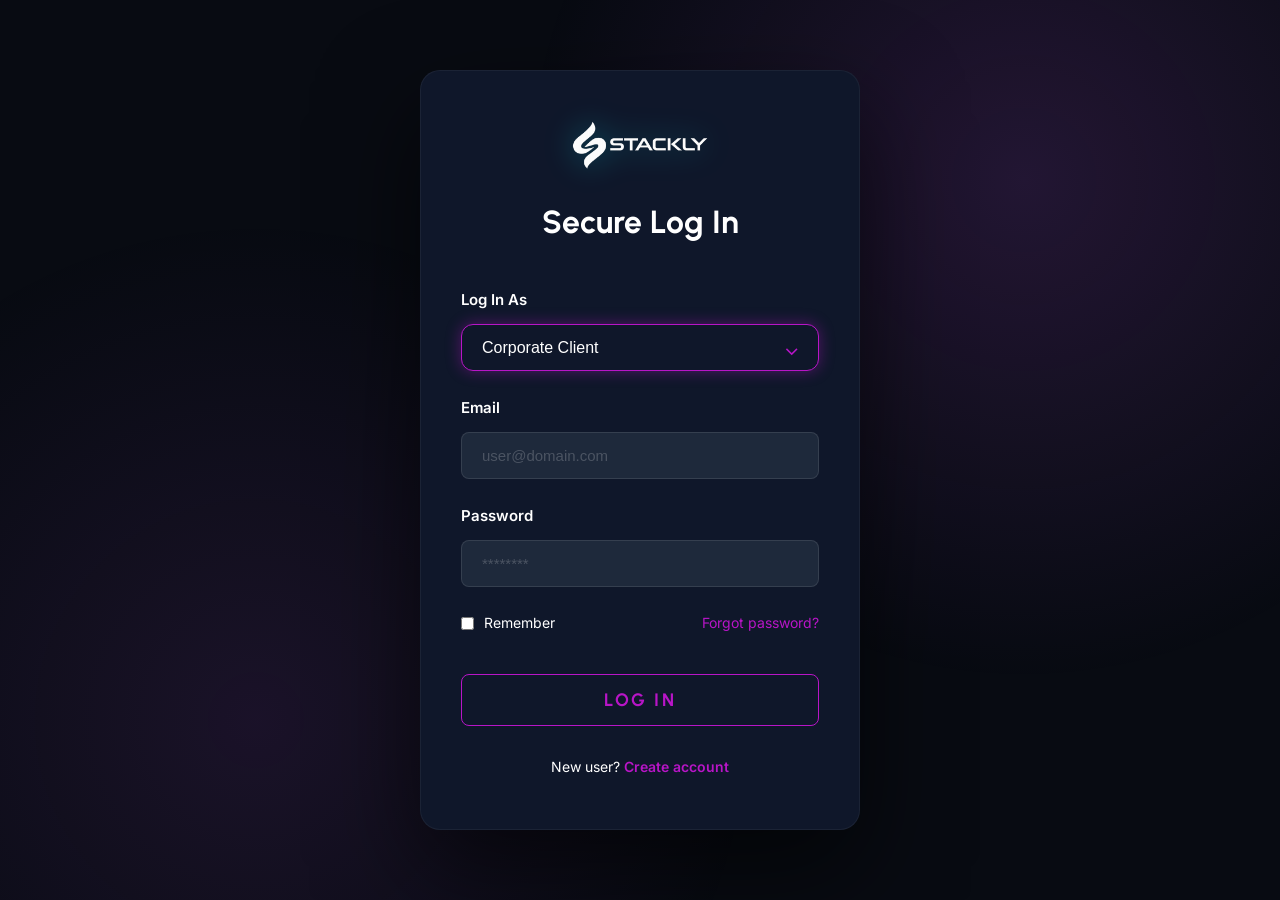
<file: Log In.html>
<!DOCTYPE html>
<html lang="en">
<head>
    <meta charset="UTF-8">
    <meta name="viewport" content="width=device-width, initial-scale=1.0">
    <title>Secure Log In | Stackly Defense</title>
    <link rel="preconnect" href="https://fonts.googleapis.com">
    <link rel="preconnect" href="https://fonts.gstatic.com" crossorigin>
    <link href="https://fonts.googleapis.com/css2?family=Urbanist:wght@400;700;900&family=Inter:wght@400;600&display=swap" rel="stylesheet">
    <link rel="stylesheet" href="https://cdnjs.cloudflare.com/ajax/libs/font-awesome/6.4.2/css/all.min.css">
    <link rel="stylesheet" href="css/style.css">
    <style>
        body {
            margin: 0;
            background: #080b12;
            display: flex;
            align-items: center;
            justify-content: center;
            height: 100vh;
        }

        .login-card {
            background: #0f172a;
            width: 100%;
            max-width: 440px;
            padding: 50px 40px;
            border-radius: 20px;
            border: 1px solid rgba(255, 255, 255, 0.05);
            box-shadow: 0 40px 100px rgba(0, 0, 0, 0.6);
            text-align: left;
        }

        .logo-box {
            text-align: center;
            margin-bottom: 20px;
        }

        .logo-box img {
            height: 48px;
            filter: drop-shadow(0 0 15px rgba(0, 242, 255, 0.3));
        }

        .login-title {
            text-align: center;
            font-family: 'Urbanist', sans-serif;
            font-size: 32px;
            color: #fff;
            margin-bottom: 40px;
            font-weight: 700;
        }

        .form-label {
            display: block;
            color: #fff;
            font-size: 15px;
            font-weight: 600;
            margin-bottom: 12px;
        }

        /* Styled Select */
        .select-container {
            position: relative;
            margin-bottom: 25px;
        }

        .styled-select {
            width: 100%;
            background: #0f172a; /* Match card background */
            border: 1.5px solid #b815c7;
            box-shadow: 0 0 15px rgba(184, 21, 199, 0.4);
            padding: 14px 20px;
            border-radius: 12px;
            color: #fff;
            font-size: 16px;
            appearance: none;
            outline: none;
            cursor: pointer;
        }

        .styled-select option {
            background-color: #0f172a;
            color: #fff;
            padding: 15px;
        }


        .select-container::after {
            content: '⌄';
            position: absolute;
            right: 20px;
            top: 50%;
            transform: translateY(-50%);
            color: #b815c7;
            font-size: 20px;
            pointer-events: none;
        }

        /* Inputs */
        .input-box {
            width: 100%;
            background: #1e293b;
            border: 1px solid rgba(253, 253, 253, 0.1);
            padding: 14px 20px;
            border-radius: 8px;
            color: #fff;
            font-size: 15px;
            margin-bottom: 25px;
            outline: none;
            transition: 0.3s;
        }

        .input-box:focus {
            border-color: #b815c7;
        }

        .input-box::placeholder {
            color: rgba(255, 255, 255, 0.2);
        }

        .form-footer {
            display: flex;
            justify-content: space-between;
            align-items: center;
            color: #fff;
            font-size: 14px;
            margin-bottom: 40px;
        }

        .remember-me {
            display: flex;
            align-items: center;
            gap: 10px;
            cursor: pointer;
        }

        .forgot-pass {
            color: #b815c7;
            text-decoration: none;
        }

        /* Action Button */
        .action-btn {
            width: 100%;
            background: transparent;
            border: 1.5px solid #b815c7;
            color: #b815c7;
            padding: 14px;
            border-radius: 8px;
            font-family: 'Urbanist', sans-serif;
            font-size: 18px;
            font-weight: 700;
            text-transform: uppercase;
            cursor: pointer;
            letter-spacing: 2.5px;
            transition: 0.3s;
            margin-bottom: 30px;
        }

        .action-btn:hover {
            background: rgba(0, 242, 255, 0.05);
            box-shadow: 0 0 20px rgba(0, 242, 255, 0.15);
        }

        .bottom-nav {
            text-align: center;
            color: #fff;
            font-size: 14px;
        }

        .bottom-nav a {
            color: #b815c7;
            text-decoration: none;
            font-weight: 600;
        }

        @media (max-width: 480px) {
            body { padding: 40px 20px; height: auto; min-height: 100vh; }
            .login-card { padding: 40px 20px; }
            .login-title { font-size: 24px; margin-bottom: 30px; }
            .form-footer { flex-direction: column; gap: 15px; align-items: flex-start; }
        }
    </style>
</head>
<body>
    <div class="glow-bg"></div>

    <div class="login-card reveal">
        <div class="logo-box">
            <img src="asset/white.webp" alt="Stackly">
        </div>
        <h1 class="login-title">Secure Log In</h1>

        <form id="login-form">
            <label class="form-label">Log In As</label>
            <div class="select-container">
                <select class="styled-select">
                    <option>Corporate Client</option>
                    <option>Enterprise Partner</option>
                    <option>Security Analyst</option>
                </select>
            </div>

            <label class="form-label">Email</label>
            <input type="email" class="input-box" placeholder="user@domain.com" required>

            <label class="form-label">Password</label>
            <input type="password" class="input-box" placeholder="********" required>

            <div class="form-footer">
                <label class="remember-me">
                    <input type="checkbox"> Remember
                </label>
                <a href="404.html" class="forgot-pass">Forgot password?</a>
            </div>

            <button type="submit" class="action-btn">Log In</button>
        </form>

        <div class="bottom-nav">
            New user? <a href="./signup.html">Create account</a>
        </div>
    </div>

    <script src="main.js"></script>
    <script>
        document.getElementById('login-form').addEventListener('submit', (e) => {
            e.preventDefault();
            const btn = e.target.querySelector('.action-btn');
            btn.innerText = 'AUTHENTICATING...';
            setTimeout(() => {
                btn.innerText = 'ACCESS GRANTED';
                btn.style.borderColor = '#2ecc71';
                btn.style.color = '#2ecc71';
                setTimeout(() => window.location.href = 'dashborad.html', 1000);
            }, 1500);
        });
    </script>
</body>
</html>
</file>
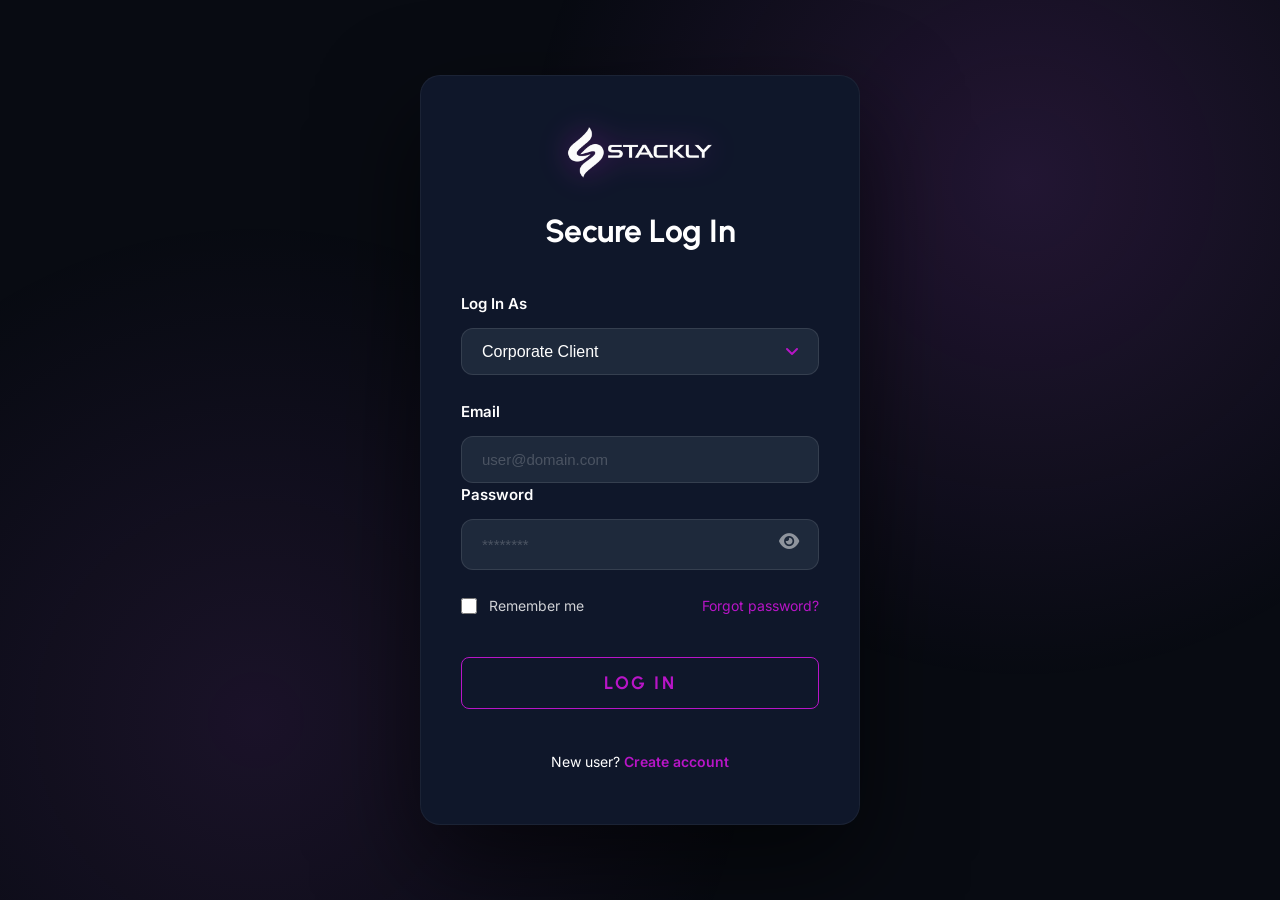
<file: login.html>
<!DOCTYPE html>
<html lang="en">

<head>
    <meta charset="UTF-8">
    <meta name="viewport" content="width=device-width, initial-scale=1.0">
    <title>Secure Log In | Stackly Defense</title>
    <link rel="preconnect" href="https://fonts.googleapis.com">
    <link rel="preconnect" href="https://fonts.gstatic.com" crossorigin>
    <link
        href="https://fonts.googleapis.com/css2?family=Urbanist:wght@400;700;900&family=Inter:wght@400;600&display=swap"
        rel="stylesheet">
    <link rel="stylesheet" href="https://cdnjs.cloudflare.com/ajax/libs/font-awesome/6.4.2/css/all.min.css">
    <link rel="stylesheet" href="css/style.css">
    <style>
        * {
            box-sizing: border-box;
        }

        body {
            margin: 0;
            background: #080b12;
            display: flex;
            align-items: center;
            justify-content: center;
            min-height: 100vh;
            padding: 40px 20px;
            font-family: 'Inter', sans-serif;
        }

        .login-card {
            background: #0f172a;
            width: 100%;
            max-width: 440px;
            padding: 50px 40px;
            border-radius: 20px;
            border: 1px solid rgba(255, 255, 255, 0.05);
            box-shadow: 0 40px 100px rgba(0, 0, 0, 0.6);
            text-align: left;
        }

        .logo-box {
            text-align: center;
            margin-bottom: 20px;
        }

        .logo-box img {
            height: 52px;
            filter: drop-shadow(0 0 15px rgba(184, 21, 199, 0.4));
            transition: transform 0.3s ease;
        }

        .logo-box img:hover {
            transform: scale(1.05);
        }

        .login-title {
            text-align: center;
            font-family: 'Urbanist', sans-serif;
            font-size: 32px;
            color: #fff;
            margin-bottom: 35px;
            font-weight: 700;
            letter-spacing: -0.5px;
        }

        .form-label {
            display: block;
            color: #fff;
            font-size: 15px;
            font-weight: 600;
            margin-bottom: 12px;
        }

        /* Styled Select */
        .select-container {
            position: relative;
            margin-bottom: 25px;
        }

        .styled-select {
            width: 100%;
            background: #1e293b;
            border: 1px solid rgba(255, 255, 255, 0.1);
            padding: 14px 20px;
            padding-right: 45px;
            border-radius: 12px;
            color: #fff;
            font-size: 16px;
            appearance: none;
            outline: none;
            cursor: pointer;
            transition: all 0.3s ease;
        }

        .styled-select:focus {
            border-color: #b815c7;
            box-shadow: 0 0 15px rgba(184, 21, 199, 0.2);
        }

        .styled-select option {
            background-color: #0f172a;
            color: #fff;
            padding: 15px;
        }


        .select-container::after {
            content: '\f107';
            font-family: "Font Awesome 6 Free";
            font-weight: 900;
            position: absolute;
            right: 20px;
            top: 50%;
            transform: translateY(-50%);
            color: #b815c7;
            font-size: 16px;
            pointer-events: none;
            transition: 0.3s;
        }

        /* Inputs */
        .input-box {
            width: 100%;
            background: #1e293b;
            border: 1px solid rgba(255, 255, 255, 0.1);
            padding: 14px 20px;
            border-radius: 12px;
            color: #fff;
            font-size: 15px;
            outline: none;
            transition: all 0.3s ease;
        }

        .input-box:focus {
            border-color: #b815c7;
            background: rgba(184, 21, 199, 0.05);
            box-shadow: 0 0 15px rgba(184, 21, 199, 0.2);
        }

        .input-box::placeholder {
            color: rgba(255, 255, 255, 0.2);
        }

        .form-footer {
            display: flex;
            justify-content: space-between;
            align-items: center;
            color: #fff;
            font-size: 14px;
            margin-bottom: 40px;
        }

        .password-wrapper {
            position: relative;
            width: 100%;
            margin-bottom: 25px;
        }

        .password-wrapper .input-box {
            margin-bottom: 0;
            padding-right: 50px;
        }

        .password-toggle {
            position: absolute;
            right: 15px;
            top: 50%;
            transform: translateY(-50%);
            color: rgba(255, 255, 255, 0.5);
            cursor: pointer;
            font-size: 18px;
            transition: 0.3s;
            display: flex;
            align-items: center;
            justify-content: center;
            width: 30px;
            height: 30px;
        }

        .password-toggle:hover {
            color: #b815c7;
        }

        .remember-me {
            display: flex;
            align-items: center;
            gap: 12px;
            cursor: pointer;
            color: rgba(255, 255, 255, 0.8);
            user-select: none;
        }

        .remember-me input {
            accent-color: #b815c7;
            width: 16px;
            height: 16px;
        }

        .forgot-pass {
            color: #b815c7;
            text-decoration: none;
        }

        /* Action Button */
        .action-btn {
            width: 100%;
            background: transparent;
            border: 1.5px solid #b815c7;
            color: #b815c7;
            padding: 14px;
            border-radius: 8px;
            font-family: 'Urbanist', sans-serif;
            font-size: 18px;
            font-weight: 700;
            text-transform: uppercase;
            cursor: pointer;
            letter-spacing: 2.5px;
            transition: 0.3s;
            margin-bottom: 30px;
        }

        .action-btn:hover {
            background: rgba(0, 242, 255, 0.05);
            box-shadow: 0 0 20px rgba(0, 242, 255, 0.15);
        }

        .bottom-nav {
            text-align: center;
            color: #fff;
            font-size: 14px;
        }

        .bottom-nav a {
            color: #b815c7;
            text-decoration: none;
            font-weight: 600;
        }

        @media (max-width: 480px) {
            body {
                padding: 20px 15px;
            }

            .login-card {
                padding: 35px 25px;
            }

            .login-title {
                font-size: 26px;
                margin-bottom: 30px;
            }

            .form-footer {
                flex-direction: column;
                gap: 15px;
                align-items: flex-start;
            }

            .action-btn {
                font-size: 16px;
                letter-spacing: 1.5px;
            }
        }
    </style>
</head>

<body>
    <div class="glow-bg"></div>

    <div class="login-card reveal">
        <div class="logo-box">
            <img src="./asset/white.webp" alt="Stackly">
        </div>
        <h1 class="login-title">Secure Log In</h1>

        <form id="login-form">
            <label class="form-label">Log In As</label>
            <div class="select-container">
                <select class="styled-select">
                    <option>Corporate Client</option>
                    <option>Enterprise Partner</option>
                </select>
            </div>

            <label class="form-label">Email</label>
            <input type="email" class="input-box" placeholder="user@domain.com" required>

            <label class="form-label">Password</label>
            <div class="password-wrapper">
                <input type="password" class="input-box" placeholder="********" required>
                <span class="password-toggle" aria-label="Show password"><i class="fa-solid fa-eye"></i></span>
            </div>

            <div class="form-footer">
                <label class="remember-me">
                    <input type="checkbox"> Remember me
                </label>
                <a href="404.html" class="forgot-pass">Forgot password?</a>
            </div>

            <button type="submit" class="action-btn">Log In</button>
            <div class="form-message"></div>
        </form>

        <div class="bottom-nav">
            New user? <a href="./signup.html">Create account</a>
        </div>
    </div>

    <script src="main.js"></script>
    <script>
        document.querySelectorAll('.password-toggle').forEach(toggle => {
            toggle.addEventListener('click', () => {
                const input = toggle.previousElementSibling;
                const isPassword = input.type === 'password';
                input.type = isPassword ? 'text' : 'password';
                toggle.innerHTML = `<i class="fa-solid ${isPassword ? 'fa-eye-slash' : 'fa-eye'}"></i>`;
            });
        });

        document.getElementById('login-form').addEventListener('submit', (e) => {
            e.preventDefault();
            const form = e.target;
            const roleSelect = form.querySelector('.styled-select');
            const emailInput = form.querySelector('input[type="email"]');
            const passwordInput = form.querySelector('input[type="password"]');
            const message = form.querySelector('.form-message');
            const email = emailInput.value.trim();
            const password = passwordInput.value.trim();
            const emailValid = /^[^\s@]+@[^\s@]+\.[^\s@]+$/.test(email);

            if (!email) {
                message.textContent = 'Please enter your email address.';
                message.className = 'form-message error';
                emailInput.focus();
                return;
            }
            if (!emailValid) {
                message.textContent = 'Please enter a valid email address.';
                message.className = 'form-message error';
                emailInput.focus();
                return;
            }
            if (!password) {
                message.textContent = 'Please enter your password.';
                message.className = 'form-message error';
                passwordInput.focus();
                return;
            }

            message.textContent = 'Authenticating...';
            message.className = 'form-message success';
            const btn = form.querySelector('.action-btn');
            btn.disabled = true;
            btn.innerText = 'AUTHENTICATING...';

            setTimeout(() => {
                const role = roleSelect.value;
                const redirectUrl = role === 'Enterprise Partner' ? 'dashboard-1.html' : 'dashborad.html';
                
                btn.innerText = 'ACCESS GRANTED';
                btn.style.borderColor = '#2ecc71';
                btn.style.color = '#2ecc71';
                message.textContent = `Login successful as ${role}. Redirecting...`;
                message.className = 'form-message success';
                setTimeout(() => window.location.href = redirectUrl, 1000);
            }, 1200);
        });
    </script>
</body>

</html>
</file>
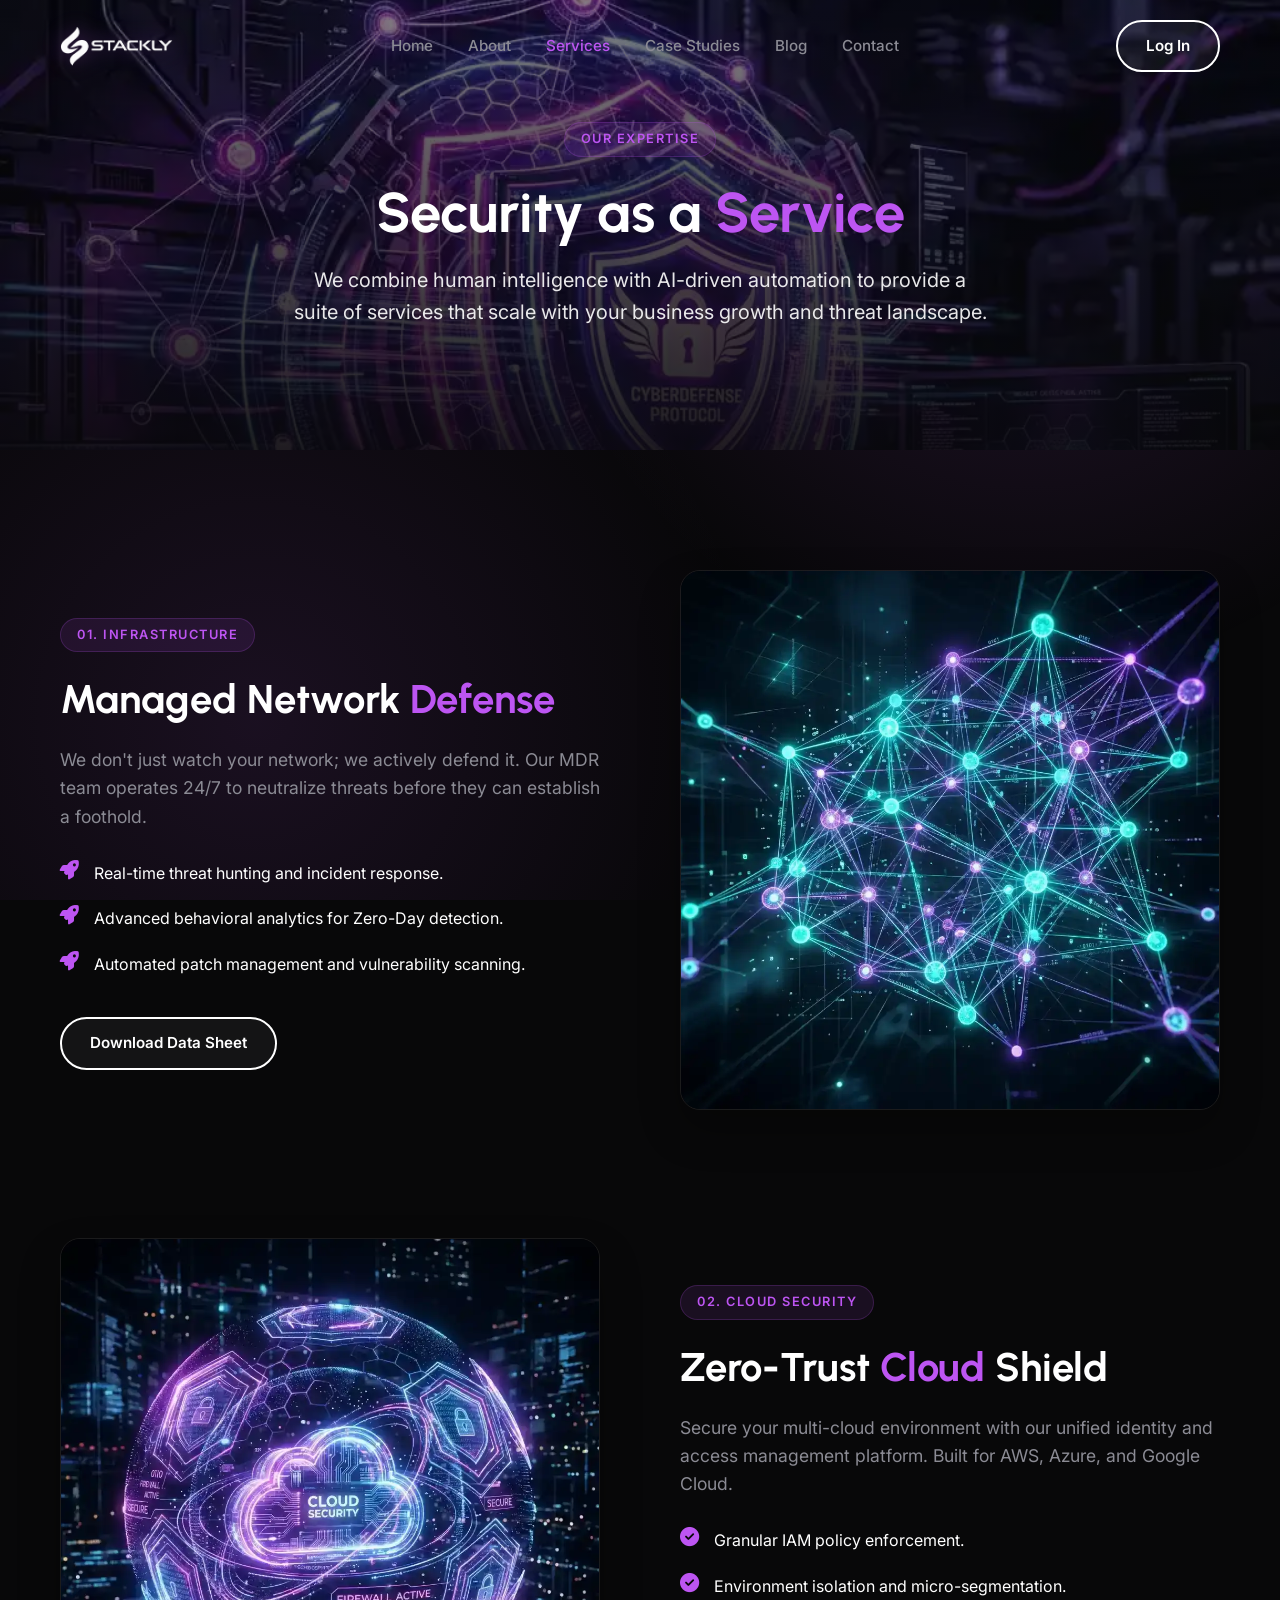
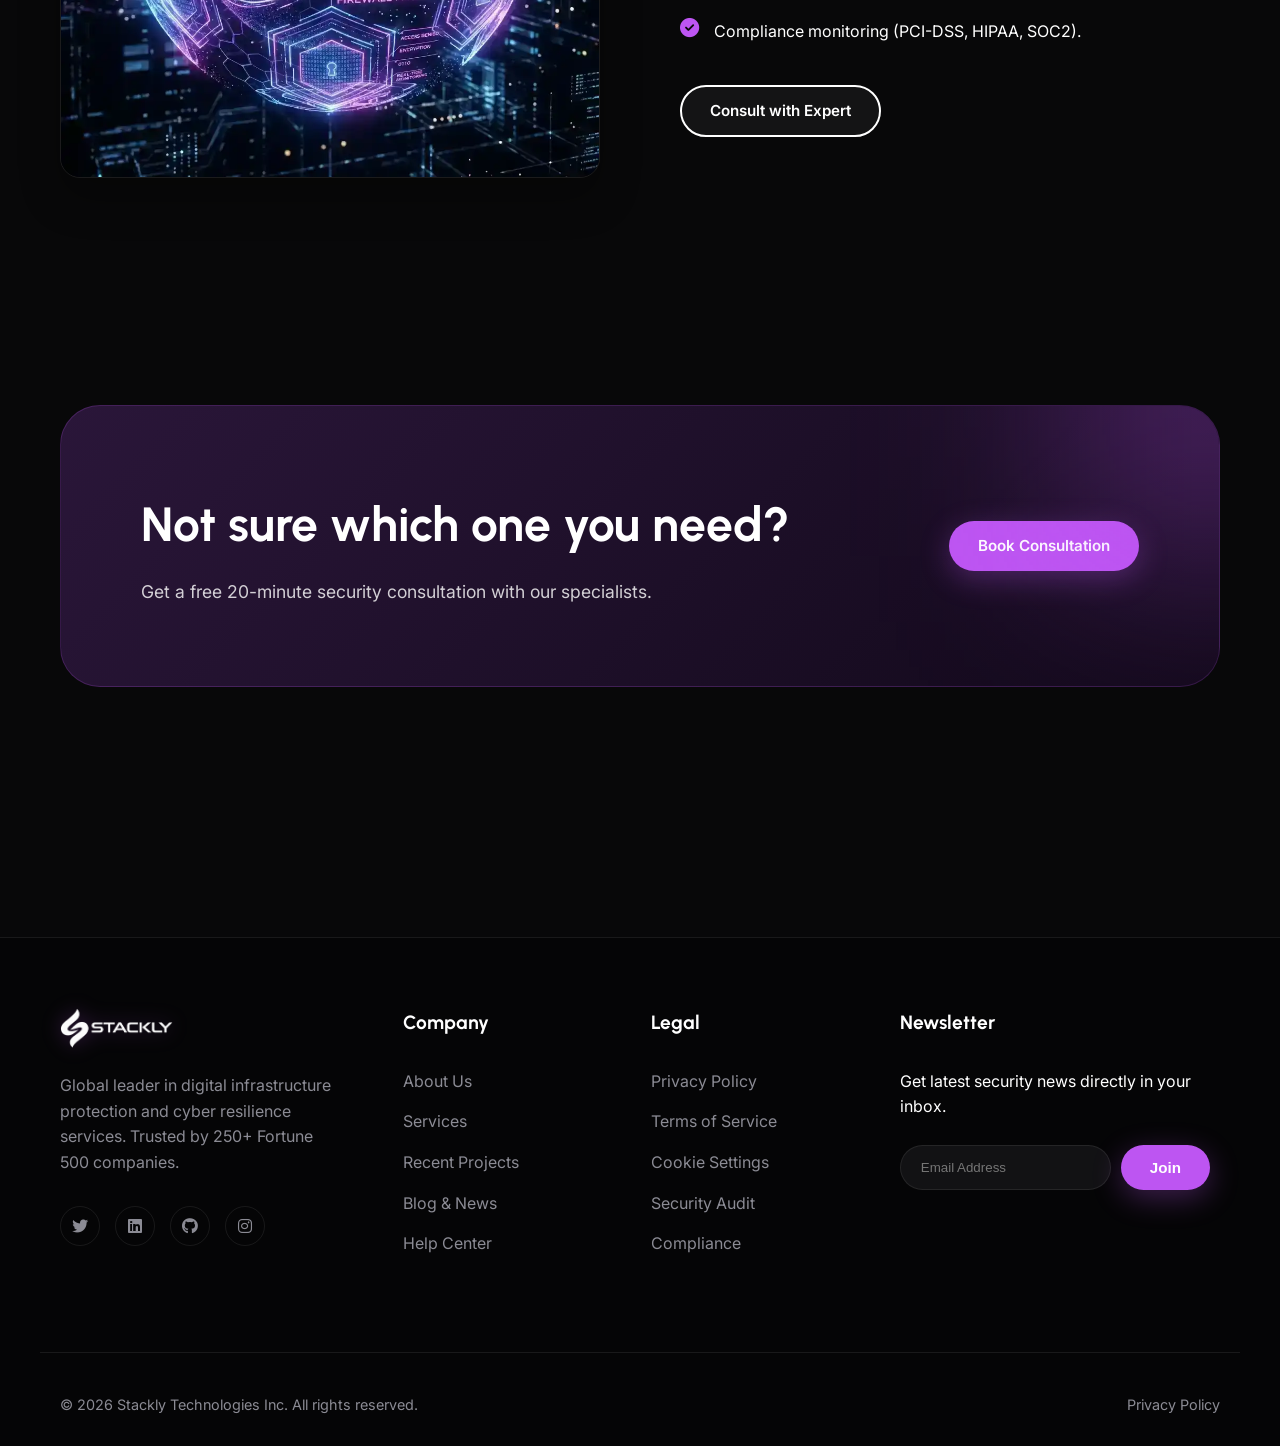
<file: services.html>
<!DOCTYPE html>
<html lang="en">
<head>
    <meta charset="UTF-8">
    <meta name="viewport" content="width=device-width, initial-scale=1.0">
    <title>Services | Advanced Security Solutions | Stackly</title>
    <link rel="preconnect" href="https://fonts.googleapis.com">
    <link rel="preconnect" href="https://fonts.gstatic.com" crossorigin>
    <link href="https://fonts.googleapis.com/css2?family=Inter:wght@400;500;600&family=Urbanist:wght@700;800&display=swap" rel="stylesheet">
    <link rel="stylesheet" href="https://cdnjs.cloudflare.com/ajax/libs/font-awesome/6.4.2/css/all.min.css" crossorigin="anonymous">
    <link rel="stylesheet" href="css/style.css">
    <style>
        .service-detail-grid { display: grid; grid-template-columns: 1fr 1fr; gap: 80px; align-items: center; margin-bottom: 120px; }
        .service-img { width: 100%; border-radius: 20px; border: 1px solid var(--border); box-shadow: 0 20px 40px rgba(0,0,0,0.3); }
        .feature-list { margin-top: 30px; }
        .feature-item { display: flex; align-items: start; gap: 15px; margin-bottom: 20px; }
        .feature-item i { color: var(--primary); font-size: 1.2rem; }
    </style>
</head>
<body>
    <div class="glow-bg"></div>
    
    <header id="main-header" class="scrolled">
        <div class="container nav-content">
            <a href="index.html" class="logo">
                <img src="./asset/white.webp" alt="Stackly" style="height: 40px;">
            </a>
            <nav class="nav-links">
                <a href="index.html">Home</a>
                <a href="about.html">About</a>
                <a href="services.html" class="active">Services</a>
                <a href="case-studies.html">Case Studies</a>
                <a href="blog.html">Blog</a>
                <a href="contact.html">Contact</a>
                <div class="auth-btns-mobile">
                    <a href="login.html" class="btn btn-outline" style="width: 100%; text-align: center;">Log In</a>
                </div>
            </nav>
            <div class="auth-btns">
                <a href="login.html" class="btn btn-outline">Log In</a>
            </div>
            <div class="mobile-menu-toggle">
                <i class="fa-solid fa-bars"></i>
            </div>
        </div>
    </header>

    <section class="page-hero" style="background-image: url('./asset/hero_services.webp');">
        <div class="page-hero-content reveal">
            <span class="section-tag">OUR EXPERTISE</span>
            <h1 class="section-title">Security as a <span>Service</span></h1>
            <p class="section-desc">We combine human intelligence with AI-driven automation to provide a suite of services that scale with your business growth and threat landscape.</p>
        </div>
    </section>

    <main class="container">

        <!-- Service Detail 1 -->
        <section class="service-detail-grid reveal">
            <div>
                <span class="section-tag">01. INFRASTRUCTURE</span>
                <h2 class="section-title" style="font-size: 2.5rem;">Managed Network <span>Defense</span></h2>
                <p style="color: var(--text-muted); font-size: 1.1rem;">We don't just watch your network; we actively defend it. Our MDR team operates 24/7 to neutralize threats before they can establish a foothold.</p>
                <div class="feature-list">
                    <div class="feature-item"><i class="fa-solid fa-rocket"></i> <p>Real-time threat hunting and incident response.</p></div>
                    <div class="feature-item"><i class="fa-solid fa-rocket"></i> <p>Advanced behavioral analytics for Zero-Day detection.</p></div>
                    <div class="feature-item"><i class="fa-solid fa-rocket"></i> <p>Automated patch management and vulnerability scanning.</p></div>
                </div>
                <a href="contact.html" class="btn btn-outline" style="margin-top: 20px;">Download Data Sheet</a>
            </div>
            <div>
                <img src="./asset/network.webp" alt="Network Defense Service" class="service-img">
            </div>
        </section>

        <!-- Service Detail 2 -->
        <section class="service-detail-grid reveal" style="direction: rtl;">
            <div style="direction: ltr;">
                <span class="section-tag">02. CLOUD SECURITY</span>
                <h2 class="section-title" style="font-size: 2.5rem;">Zero-Trust <span>Cloud</span> Shield</h2>
                <p style="color: var(--text-muted); font-size: 1.1rem;">Secure your multi-cloud environment with our unified identity and access management platform. Built for AWS, Azure, and Google Cloud.</p>
                <ul class="feature-list">
                    <div class="feature-item"><i class="fa-solid fa-circle-check"></i> <p>Granular IAM policy enforcement.</p></div>
                    <div class="feature-item"><i class="fa-solid fa-circle-check"></i> <p>Environment isolation and micro-segmentation.</p></div>
                    <div class="feature-item"><i class="fa-solid fa-circle-check"></i> <p>Compliance monitoring (PCI-DSS, HIPAA, SOC2).</p></div>
                </ul>
                <a href="contact.html" class="btn btn-outline" style="margin-top: 20px;">Consult with Expert</a>
            </div>
            <div>
                <img src="./asset/cloud.webp" alt="Cloud Shield Service" class="service-img">
            </div>
        </section>

        <!-- Pricing/CTA -->
        <section style="text-align: center; padding: 100px 0;">
            <div class="cta-card reveal">
                <div class="cta-content" style="text-align: left;">
                    <h2>Not sure which one you need?</h2>
                    <p>Get a free 20-minute security consultation with our specialists.</p>
                </div>
                <div class="cta-btns">
                    <a href="contact.html" class="btn btn-primary">Book Consultation</a>
                </div>
            </div>
        </section>
    </main>

    <footer>
        <div class="container footer-grid">
            <div class="footer-col about-col">
                <div class="logo">
                    <img src="./asset/white.webp" alt="Stackly" style="height: 40px;">
                </div>
                <p>Global leader in digital infrastructure protection and cyber resilience services. Trusted by 250+ Fortune 500 companies.</p>
                <div class="social-links">
                    <a href="404.html"><i class="fab fa-twitter"></i></a>
                    <a href="404.html"><i class="fab fa-linkedin"></i></a>
                    <a href="404.html"><i class="fab fa-github"></i></a>
                    <a href="404.html"><i class="fab fa-instagram"></i></a>
                </div>
            </div>
            <div class="footer-col">
                <h4>Company</h4>
                <ul class="footer-links">
                    <li><a href="about.html">About Us</a></li>
                    <li><a href="services.html">Services</a></li>
                    <li><a href="case-studies.html">Recent Projects</a></li>
                    <li><a href="blog.html">Blog & News</a></li>
                    <li><a href="contact.html">Help Center</a></li>
                </ul>
            </div>
            <div class="footer-col">
                <h4>Legal</h4>
                <ul class="footer-links">
                    <li><a href="404.html">Privacy Policy</a></li>
                    <li><a href="404.html">Terms of Service</a></li>
                    <li><a href="404.html">Cookie Settings</a></li>
                    <li><a href="404.html">Security Audit</a></li>
                    <li><a href="404.html">Compliance</a></li>
                </ul>
            </div>
            <div class="footer-col">
                <h4>Newsletter</h4>
                <p>Get latest security news directly in your inbox.</p>
                <form class="newsletter-form">
                    <input type="email" placeholder="Email Address" required>
                    <button type="submit" class="btn btn-primary">Join</button>
                </form>
            </div>
        </div>
        <div class="container bottom-footer">
            <p>&copy; 2026 Stackly Technologies Inc. All rights reserved.</p>
            <a href="404.html">Privacy Policy</a>
        </div>
    </footer>

    <script src="main.js"></script>
</body>
</html>
</file>
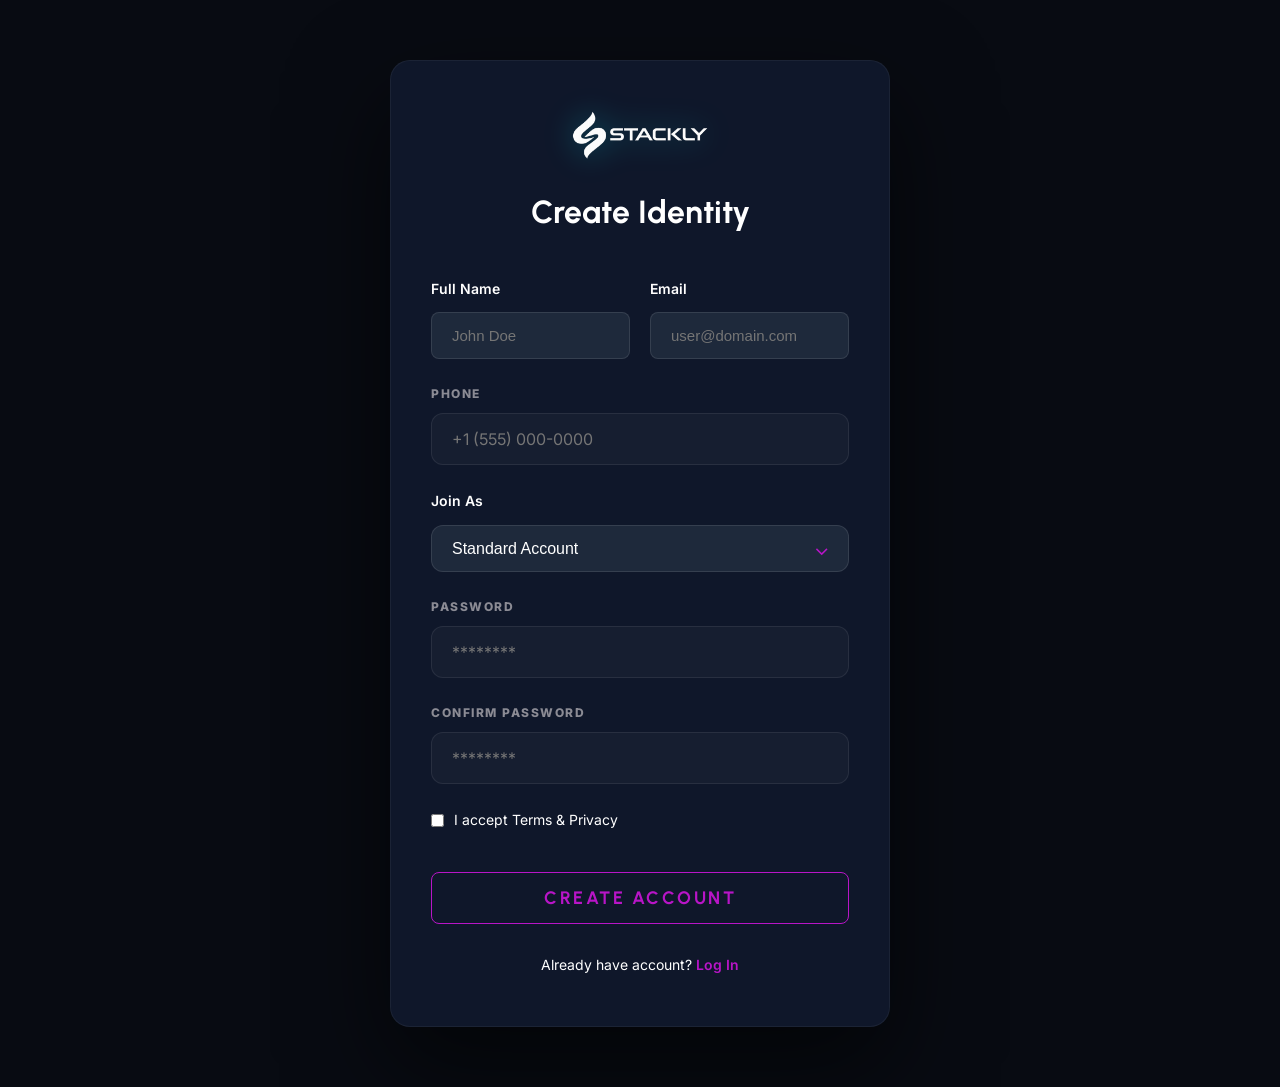
<file: sign up.html>
<!DOCTYPE html>
<html lang="en">
<head>
    <meta charset="UTF-8">
    <meta name="viewport" content="width=device-width, initial-scale=1.0">
    <title>Create Identity | Stackly Registration</title>
    <link rel="preconnect" href="https://fonts.googleapis.com">
    <link rel="preconnect" href="https://fonts.gstatic.com" crossorigin>
    <link href="https://fonts.googleapis.com/css2?family=Urbanist:wght@400;700;900&family=Inter:wght@400;600&display=swap" rel="stylesheet">
    <link rel="stylesheet" href="https://cdnjs.cloudflare.com/ajax/libs/font-awesome/6.4.2/css/all.min.css">
    <link rel="stylesheet" href="css/style.css">
    <style>
        body {
            margin: 0;
            background: #080b12;
            display: flex;
            align-items: center;
            justify-content: center;
            padding: 60px 20px;
            min-height: 100vh;
        }

        .signup-card {
            background: #0f172a;
            width: 100%;
            max-width: 500px;
            padding: 50px 40px;
            border-radius: 20px;
            border: 1px solid rgba(255, 255, 255, 0.05);
            box-shadow: 0 40px 100px rgba(0, 0, 0, 0.6);
            text-align: left;
        }

        .logo-box {
            text-align: center;
            margin-bottom: 20px;
        }

        .logo-box img {
            height: 48px;
            filter: drop-shadow(0 0 15px rgba(0, 242, 255, 0.3));
        }

        .signup-title {
            text-align: center;
            font-family: 'Urbanist', sans-serif;
            font-size: 32px;
            color: #fff;
            margin-bottom: 40px;
            font-weight: 700;
        }

        .form-label {
            display: block;
            color: #fff;
            font-size: 14px;
            font-weight: 600;
            margin-bottom: 12px;
        }

        /* Two-columns for top row */
        .form-row {
            display: grid;
            grid-template-columns: 1fr 1fr;
            gap: 20px;
            margin-bottom: 25px;
        }

        /* Inputs & Select box */
        .input-box {
            width: 100%;
            background: #1e293b;
            border: 1px solid rgba(255, 255, 255, 0.1);
            padding: 14px 20px;
            border-radius: 8px;
            color: #fff;
            font-size: 15px;
            outline: none;
            transition: 0.3s;
        }

        .input-box:focus {
            border-color: #b815c7;
        }

        .select-container {
            position: relative;
            margin-bottom: 25px;
        }

        .styled-select {
            width: 100%;
            background: #1e293b;
            border: 1px solid rgba(255, 255, 255, 0.1);
            padding: 14px 20px;
            border-radius: 12px;
            color: #fff;
            font-size: 16px;
            appearance: none;
            outline: none;
            cursor: pointer;
        }

        .styled-select option {
            background-color: #1e293b;
            color: #fff;
            padding: 15px;
        }


        .select-container::after {
            content: '⌄';
            position: absolute;
            right: 20px;
            top: 50%;
            transform: translateY(-50%);
            color: #b815c7;
            font-size: 20px;
            pointer-events: none;
        }

        .form-group {
            margin-bottom: 25px;
        }

        .checkbox-container {
            display: flex;
            align-items: center;
            gap: 10px;
            color: #fff;
            font-size: 14px;
            margin-bottom: 40px;
            cursor: pointer;
        }

        /* Action Button */
        .action-btn {
            width: 100%;
            background: transparent;
            border: 1.5px solid #b815c7;
            color: #b815c7;
            padding: 14px;
            border-radius: 8px;
            font-family: 'Urbanist', sans-serif;
            font-size: 18px;
            font-weight: 700;
            text-transform: uppercase;
            cursor: pointer;
            letter-spacing: 2.5px;
            transition: 0.3s;
            margin-bottom: 30px;
        }

        .action-btn:hover {
            background: rgba(0, 242, 255, 0.05);
            box-shadow: 0 0 20px rgba(0, 242, 255, 0.15);
        }

        .bottom-nav {
            text-align: center;
            color: #fff;
            font-size: 14px;
        }

        .bottom-nav a {
            color: #b815c7;
            text-decoration: none;
            font-weight: 600;
        }

        @media (max-width: 500px) {
            body { padding: 40px 15px; }
            .signup-card { padding: 40px 20px; }
            .form-row {
                grid-template-columns: 1fr;
                gap: 25px;
            }
            .signup-title { font-size: 26px; }
            .action-btn { font-size: 16px; letter-spacing: 1.5px; }
        }
    </style>
</head>
<body>
    <div class="signup-card reveal">
        <div class="logo-box">
            <img src="asset/white.webp" alt="Stackly">
        </div>
        <h1 class="signup-title">Create Identity</h1>

        <form id="signup-form">
            <div class="form-row">
                <div>
                    <label class="form-label">Full Name</label>
                    <input type="text" class="input-box" placeholder="John Doe" required>
                </div>
                <div>
                    <label class="form-label">Email</label>
                    <input type="email" class="input-box" placeholder="user@domain.com" required>
                </div>
            </div>

            <div class="form-group">
                <label class="form-label">Phone</label>
                <input type="tel" class="input-box" placeholder="+1 (555) 000-0000" required>
            </div>

            <label class="form-label">Join As</label>
            <div class="select-container">
                <select class="styled-select">
                    <option>Standard Account</option>
                    <option>Security Analyst</option>
                    <option>Partner Org</option>
                </select>
            </div>

            <div class="form-group">
                <label class="form-label">Password</label>
                <input type="password" class="input-box" placeholder="********" required>
            </div>

            <div class="form-group">
                <label class="form-label">Confirm Password</label>
                <input type="password" class="input-box" placeholder="********" required>
            </div>

            <label class="checkbox-container">
                <input type="checkbox" required> I accept Terms & Privacy
            </label>

            <button type="submit" class="action-btn">Create Account</button>
        </form>

        <div class="bottom-nav">
            Already have account? <a href="Log In.html">Log In</a>
        </div>
    </div>

    <script src="main.js"></script>
    <script>
        document.getElementById('signup-form').addEventListener('submit', (e) => {
            e.preventDefault();
            const btn = e.target.querySelector('.action-btn');
            btn.innerText = 'CREATING PROFILE...';
            setTimeout(() => {
                btn.innerText = 'IDENTITY SECURED';
                btn.style.borderColor = '#2ecc71';
                btn.style.color = '#2ecc71';
                setTimeout(() => window.location.href = 'Log In.html', 1500);
            }, 2000);
        });
    </script>
</body>
</html>
</file>
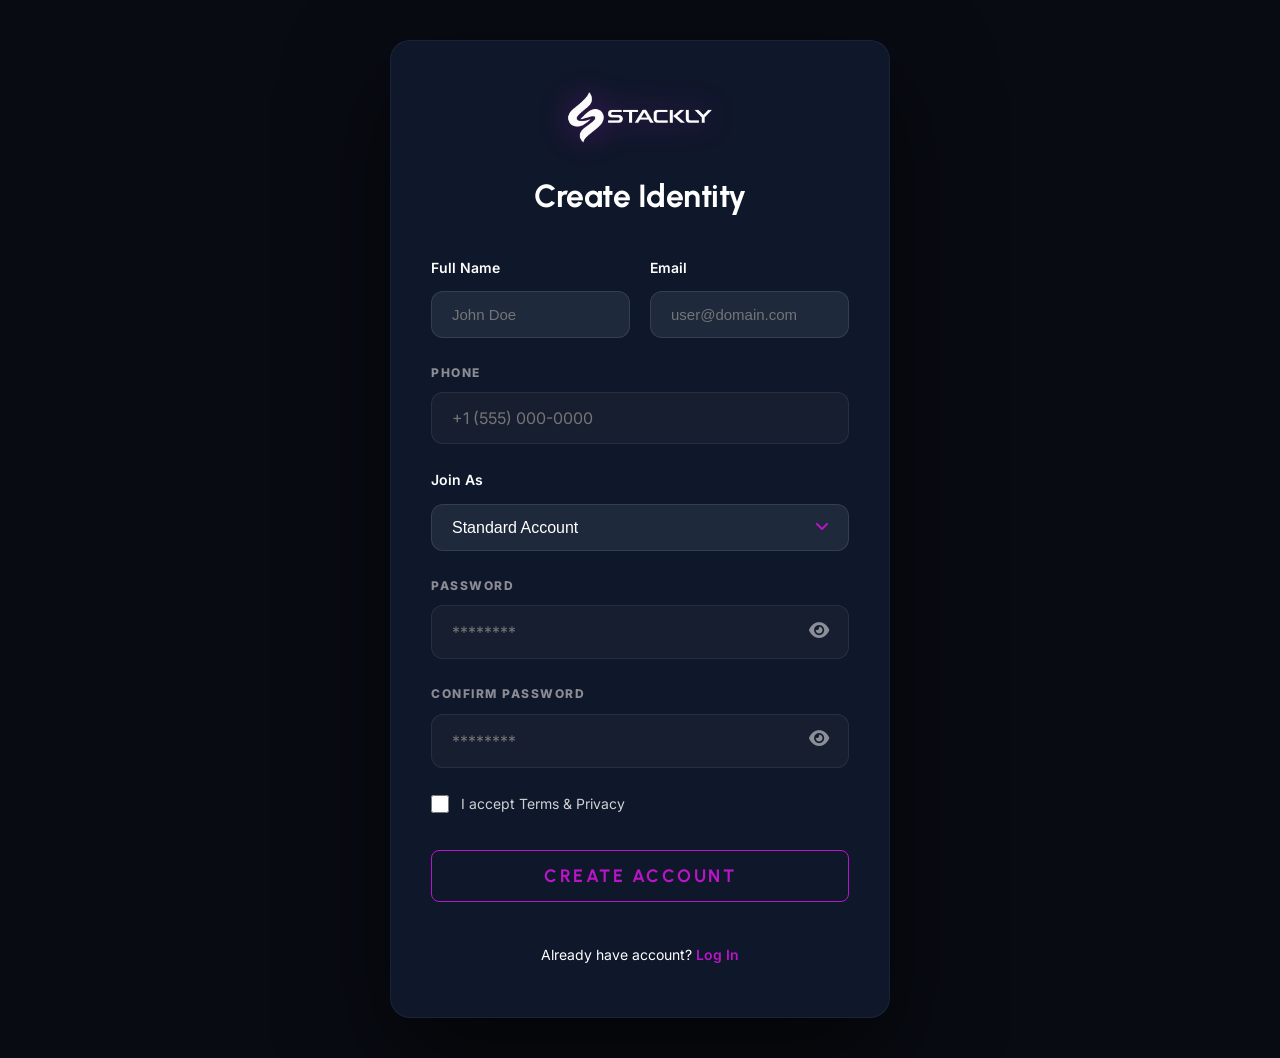
<file: signup.html>
<!DOCTYPE html>
<html lang="en">
<head>
    <meta charset="UTF-8">
    <meta name="viewport" content="width=device-width, initial-scale=1.0">
    <title>Create Identity | Stackly Registration</title>
    <link rel="preconnect" href="https://fonts.googleapis.com">
    <link rel="preconnect" href="https://fonts.gstatic.com" crossorigin>
    <link href="https://fonts.googleapis.com/css2?family=Urbanist:wght@400;700;900&family=Inter:wght@400;600&display=swap" rel="stylesheet">
    <link rel="stylesheet" href="https://cdnjs.cloudflare.com/ajax/libs/font-awesome/6.4.2/css/all.min.css">
    <link rel="stylesheet" href="css/style.css">
    <style>
        * {
            box-sizing: border-box;
        }

        body {
            margin: 0;
            background: #080b12;
            display: flex;
            align-items: center;
            justify-content: center;
            padding: 40px 20px;
            min-height: 100vh;
            font-family: 'Inter', sans-serif;
        }

        .signup-card {
            background: #0f172a;
            width: 100%;
            max-width: 500px;
            padding: 50px 40px;
            border-radius: 20px;
            border: 1px solid rgba(255, 255, 255, 0.05);
            box-shadow: 0 40px 100px rgba(0, 0, 0, 0.6);
            text-align: left;
        }

        .logo-box {
            text-align: center;
            margin-bottom: 20px;
        }

        .logo-box img {
            height: 52px;
            filter: drop-shadow(0 0 15px rgba(184, 21, 199, 0.4));
            transition: transform 0.3s ease;
        }

        .logo-box img:hover {
            transform: scale(1.05);
        }

        .signup-title {
            text-align: center;
            font-family: 'Urbanist', sans-serif;
            font-size: 32px;
            color: #fff;
            margin-bottom: 35px;
            font-weight: 700;
            letter-spacing: -0.5px;
        }

        .form-label {
            display: block;
            color: #fff;
            font-size: 14px;
            font-weight: 600;
            margin-bottom: 12px;
        }

        /* Two-columns for top row */
        .form-row {
            display: grid;
            grid-template-columns: 1fr 1fr;
            gap: 20px;
            margin-bottom: 25px;
        }

        /* Inputs & Select box */
        .input-box {
            width: 100%;
            background: #1e293b;
            border: 1px solid rgba(255, 255, 255, 0.1);
            padding: 14px 20px;
            border-radius: 12px;
            color: #fff;
            font-size: 15px;
            outline: none;
            transition: all 0.3s ease;
        }

        .input-box:focus {
            border-color: #b815c7;
            background: rgba(184, 21, 199, 0.05);
            box-shadow: 0 0 15px rgba(184, 21, 199, 0.2);
        }

        .select-container {
            position: relative;
            margin-bottom: 25px;
        }

        .styled-select {
            width: 100%;
            background: #1e293b;
            border: 1px solid rgba(255, 255, 255, 0.1);
            padding: 14px 20px;
            padding-right: 45px;
            border-radius: 12px;
            color: #fff;
            font-size: 16px;
            appearance: none;
            outline: none;
            cursor: pointer;
            transition: all 0.3s ease;
        }

        .styled-select:focus {
            border-color: #b815c7;
            box-shadow: 0 0 15px rgba(184, 21, 199, 0.2);
        }

        .styled-select option {
            background-color: #1e293b;
            color: #fff;
            padding: 15px;
        }


        .select-container::after {
            content: '\f107';
            font-family: "Font Awesome 6 Free";
            font-weight: 900;
            position: absolute;
            right: 20px;
            top: 50%;
            transform: translateY(-50%);
            color: #b815c7;
            font-size: 16px;
            pointer-events: none;
            transition: 0.3s;
        }

        .form-group {
            margin-bottom: 25px;
        }

        .password-wrapper {
            position: relative;
            width: 100%;
        }

        .password-wrapper .input-box {
            padding-right: 50px;
        }

        .password-toggle {
            position: absolute;
            right: 15px;
            top: 50%;
            transform: translateY(-50%);
            color: rgba(255, 255, 255, 0.5);
            cursor: pointer;
            font-size: 18px;
            transition: 0.3s;
            display: flex;
            align-items: center;
            justify-content: center;
            width: 30px;
            height: 30px;
        }

        .password-toggle:hover {
            color: #b815c7;
        }

        .checkbox-container {
            display: flex;
            align-items: center;
            gap: 12px;
            color: rgba(255, 255, 255, 0.8);
            font-size: 14px;
            margin-bottom: 35px;
            cursor: pointer;
            user-select: none;
        }

        .checkbox-container input {
            accent-color: #b815c7;
            width: 18px;
            height: 18px;
            cursor: pointer;
        }

        /* Action Button */
        .action-btn {
            width: 100%;
            background: transparent;
            border: 1.5px solid #b815c7;
            color: #b815c7;
            padding: 14px;
            border-radius: 8px;
            font-family: 'Urbanist', sans-serif;
            font-size: 18px;
            font-weight: 700;
            text-transform: uppercase;
            cursor: pointer;
            letter-spacing: 2.5px;
            transition: 0.3s;
            margin-bottom: 30px;
        }

        .action-btn:hover {
            background: rgba(0, 242, 255, 0.05);
            box-shadow: 0 0 20px rgba(0, 242, 255, 0.15);
        }

        .bottom-nav {
            text-align: center;
            color: #fff;
            font-size: 14px;
        }

        .bottom-nav a {
            color: #b815c7;
            text-decoration: none;
            font-weight: 600;
        }

        @media (max-width: 500px) {
            body { padding: 20px 15px; }
            .signup-card { padding: 35px 25px; }
            .form-row {
                grid-template-columns: 1fr;
                gap: 20px;
            }
            .signup-title { font-size: 26px; margin-bottom: 30px; }
            .action-btn { font-size: 16px; letter-spacing: 1.5px; }
        }
    </style>
</head>
<body>
    <div class="signup-card reveal">
        <div class="logo-box">
            <img src="./asset/white.webp" alt="Stackly">
        </div>
        <h1 class="signup-title">Create Identity</h1>

        <form id="signup-form">
            <div class="form-row">
                <div>
                    <label class="form-label">Full Name</label>
                    <input type="text" class="input-box" placeholder="John Doe" required>
                </div>
                <div>
                    <label class="form-label">Email</label>
                    <input type="email" class="input-box" placeholder="user@domain.com" required>
                </div>
            </div>

            <div class="form-group">
                <label class="form-label">Phone</label>
                <input type="tel" class="input-box" placeholder="+1 (555) 000-0000" required>
            </div>

            <label class="form-label">Join As</label>
            <div class="select-container">
                <select class="styled-select">
                    <option>Standard Account</option>
                    <option>Security Analyst</option>
                    <option>Partner Org</option>
                </select>
            </div>

            <div class="form-group">
                <label class="form-label">Password</label>
                <div class="password-wrapper">
                    <input type="password" class="input-box" placeholder="********" required>
                    <span class="password-toggle" aria-label="Show password"><i class="fa-solid fa-eye"></i></span>
                </div>
            </div>

            <div class="form-group">
                <label class="form-label">Confirm Password</label>
                <div class="password-wrapper">
                    <input type="password" class="input-box" placeholder="********" required>
                    <span class="password-toggle" aria-label="Show password"><i class="fa-solid fa-eye"></i></span>
                </div>
            </div>

            <label class="checkbox-container">
                <input type="checkbox" required> I accept Terms & Privacy
            </label>

            <button type="submit" class="action-btn">Create Account</button>
            <div class="form-message"></div>
        </form>

        <div class="bottom-nav">
            Already have account? <a href="login.html">Log In</a>
        </div>
    </div>

    <script src="main.js"></script>
    <script>
        document.querySelectorAll('.password-toggle').forEach(toggle => {
            toggle.addEventListener('click', () => {
                const input = toggle.previousElementSibling;
                const isPassword = input.type === 'password';
                input.type = isPassword ? 'text' : 'password';
                toggle.innerHTML = `<i class="fa-solid ${isPassword ? 'fa-eye-slash' : 'fa-eye'}"></i>`;
            });
        });

        document.getElementById('signup-form').addEventListener('submit', (e) => {
            e.preventDefault();
            const form = e.target;
            const nameInput = form.querySelector('input[type="text"]');
            const emailInput = form.querySelector('input[type="email"]');
            const phoneInput = form.querySelector('input[type="tel"]');
            const passwordInput = form.querySelector('input[type="password"]');
            const confirmInput = form.querySelectorAll('input[type="password"]')[1];
            const checkbox = form.querySelector('input[type="checkbox"]');
            const message = form.querySelector('.form-message');
            const email = emailInput.value.trim();
            const phone = phoneInput.value.trim();
            const password = passwordInput.value.trim();
            const confirmPassword = confirmInput.value.trim();
            const emailValid = /^[^\s@]+@[^\s@]+\.[^\s@]+$/.test(email);

            if (!nameInput.value.trim()) {
                message.textContent = 'Please enter your full name.';
                message.className = 'form-message error';
                nameInput.focus();
                return;
            }
            if (!email) {
                message.textContent = 'Please enter your email address.';
                message.className = 'form-message error';
                emailInput.focus();
                return;
            }
            if (!emailValid) {
                message.textContent = 'Please enter a valid email address.';
                message.className = 'form-message error';
                emailInput.focus();
                return;
            }
            if (!phone) {
                message.textContent = 'Please enter your phone number.';
                message.className = 'form-message error';
                phoneInput.focus();
                return;
            }
            if (!password) {
                message.textContent = 'Please enter a password.';
                message.className = 'form-message error';
                passwordInput.focus();
                return;
            }
            if (password !== confirmPassword) {
                message.textContent = 'Passwords do not match.';
                message.className = 'form-message error';
                confirmInput.focus();
                return;
            }
            if (!checkbox.checked) {
                message.textContent = 'Please accept the terms and privacy policy.';
                message.className = 'form-message error';
                checkbox.focus();
                return;
            }

            message.textContent = 'Creating your user profile...';
            message.className = 'form-message success';
            const btn = form.querySelector('.action-btn');
            btn.disabled = true;
            btn.innerText = 'CREATING PROFILE...';

            setTimeout(() => {
                btn.innerText = 'IDENTITY SECURED';
                btn.style.borderColor = '#2ecc71';
                btn.style.color = '#2ecc71';
                message.textContent = 'Signup complete. Redirecting to login...';
                message.className = 'form-message success';
                setTimeout(() => window.location.href = 'login.html', 1500);
            }, 1800);
        });
    </script>
</body>
</html>
</file>
<file: css/style.css>
/* 
  STACKLY - Global Security Design System
  Color Palette:
  - Primary: #BD55F2 (Purple)
  - Background: #080809 (Deep Black)
  - Secondary Bg: #121214 (Dark Gray)
  - Text: #FFFFFF (White)
  - Text Muted: #8B8B94 (Gray)
  - Border: rgba(255, 255, 255, 0.1)
*/

:root {
    --primary: #BD55F2;
    --primary-glow: rgba(189, 85, 242, 0.3);
    --bg-main: #080809;
    --bg-sec: #121214;
    --text-white: #ffffff;
    --text-muted: #8b8b94;
    --border: rgba(255, 255, 255, 0.08);
    --border-bright: rgba(255, 255, 255, 0.15);
    --glass: rgba(255, 255, 255, 0.03);
    --glass-heavy: rgba(255, 255, 255, 0.05);
    --container-max: 1200px;
    --accent-cyan: #00f2ff;
    --transition: 0.4s cubic-bezier(0.4, 0, 0.2, 1);
}

* {
    margin: 0;
    padding: 0;
    box-sizing: border-box;
}

html {
    scroll-behavior: smooth;
}

body {
    font-family: 'Inter', sans-serif;
    background-color: var(--bg-main);
    color: var(--text-white);
    line-height: 1.6;
    overflow-x: hidden;
}

section[id], .page-hero, .contact-grid {
    scroll-margin-top: 110px;
}

h1, h2, h3, h4, .logo {
    font-family: 'Urbanist', sans-serif;
    font-weight: 700;
}

a {
    text-decoration: none;
    color: inherit;
    transition: 0.3s ease;
}

ul {
    list-style: none;
}

.container {
    max-width: var(--container-max);
    margin: 0 auto;
    padding: 0 20px;
}

select {
    cursor: pointer;
    background-color: var(--bg-sec);
    color: var(--text-white);
    border: 1px solid var(--border);
    -webkit-appearance: none;
    -moz-appearance: none;
    appearance: none;
    background-image: url("data:image/svg+xml,%3Csvg xmlns='http://www.w3.org/2000/svg' width='12' height='12' fill='%23BD55F2' viewBox='0 0 16 16'%3E%3Cpath d='M7.247 11.14 2.451 5.658C1.885 5.013 2.345 4 3.204 4h9.592a1 1 0 0 1 .753 1.659l-4.796 5.48a1 1 0 0 1-1.506 0z'/%3E%3C/svg%3E");
    background-repeat: no-repeat;
    background-position: right 15px center;
    padding-right: 40px !important;
}

option {
    background-color: var(--bg-sec);
    color: var(--text-white);
    padding: 10px;
}


.text-center { text-align: center; }

/* Buttons */
.btn {
    display: inline-block;
    padding: 12px 28px;
    border-radius: 50px;
    font-weight: 600;
    font-size: 0.95rem;
    cursor: pointer;
    transition: 0.3s cubic-bezier(0.4, 0, 0.2, 1);
    border: 1px solid transparent;
}

.btn i {
    margin-left: 0.7rem;
    vertical-align: middle;
}

.btn-primary {
    background: var(--primary);
    color: #fff;
    box-shadow: 0 8px 30px var(--primary-glow);
}

.btn-primary:hover {
    transform: translateY(-2px);
    background: #c76bff;
    box-shadow: 0 12px 40px var(--primary-glow);
}

.btn-outline {
    background: rgba(255, 255, 255, 0.05);
    border: 2px solid var(--text-white);
    color: var(--text-white);
    font-weight: 600;
}

.btn-outline:hover {
    border-color: var(--primary);
    background: rgba(189, 85, 242, 0.15);
    color: var(--primary);
    box-shadow: 0 8px 25px rgba(189, 85, 242, 0.2);
}

.btn:active {
    transform: translateY(0);
    opacity: 0.92;
}

/* Header */
header {
    position: fixed;
    top: 0;
    left: 0;
    width: 100%;
    z-index: 1000;
    padding: 20px 0;
    transition: 0.4s ease;
}

header.scrolled {
    background: rgba(8, 8, 9, 0.8);
    backdrop-filter: blur(15px);
    padding: 12px 0;
    border-bottom: 1px solid var(--border);
}

.nav-content {
    display: flex;
    align-items: center;
    justify-content: space-between;
}

.logo {
    display: flex;
    align-items: center;
    gap: 12px;
    text-decoration: none;
    border: none !important;
    outline: none !important;
}

.logo img {
    height: 42px;
    width: auto;
    filter: drop-shadow(0 0 10px rgba(189, 85, 242, 0.3));
    transition: var(--transition);
    border: none !important;
}

.logo:hover img {
    transform: scale(1.05);
    filter: drop-shadow(0 0 15px rgba(189, 85, 242, 0.5));
}

.logo span {
    color: var(--primary);
    font-weight: 800;
}

.nav-links {
    display: flex;
    gap: 35px;
}

.nav-links a {
    font-size: 0.95rem;
    font-weight: 500;
    color: var(--text-muted);
}

.nav-links a:hover, .nav-links a.active {
    color: var(--primary);
}

.auth-btns {
    display: flex;
    gap: 15px;
    align-items: center;
}

.auth-btns-mobile {
    display: none;
}

.mobile-menu-toggle {
    display: none;
    font-size: 1.8rem;
    cursor: pointer;
    color: var(--text-white);
    transition: 0.3s;
    background: rgba(255, 255, 255, 0.05);
    width: 45px;
    height: 45px;
    border-radius: 10px;
    align-items: center;
    justify-content: center;
}

.mobile-menu-toggle.active i::before {
    content: "\f00d"; /* FontAwesome Xmark */
}

/* Hero Section */
.hero {
    min-height: 100vh;
    display: flex;
    align-items: center;
    padding-top: 80px;
    position: relative;
    overflow: hidden;
}

.glow-bg {
    position: fixed;
    top: 0;
    left: 0;
    width: 100%;
    height: 100%;
    pointer-events: none;
    z-index: -1;
    background: 
        radial-gradient(circle at 80% 20%, rgba(189, 85, 242, 0.15) 0%, transparent 40%),
        radial-gradient(circle at 20% 80%, rgba(189, 85, 242, 0.1) 0%, transparent 40%);
}

.hero-grid {
    display: grid;
    grid-template-columns: 1.1fr 0.9fr;
    gap: 60px;
    align-items: center;
}

.section-tag {
    display: inline-block;
    padding: 6px 16px;
    background: rgba(189, 85, 242, 0.1);
    color: var(--primary);
    border-radius: 50px;
    font-size: 0.8rem;
    font-weight: 600;
    text-transform: uppercase;
    letter-spacing: 1.5px;
    margin-bottom: 25px;
    border: 1px solid rgba(189, 85, 242, 0.2);
}

.section-title {
    font-size: 4rem;
    line-height: 1.1;
    margin-bottom: 25px;
}

.section-title span {
    color: var(--primary);
}

.hero-desc {
    font-size: 1.15rem;
    color: var(--text-muted);
    margin-bottom: 45px;
    max-width: 550px;
}

.hero-btns {
    display: flex;
    gap: 20px;
}

.hero-image-wrapper {
    position: relative;
}

.hero-img {
    width: 100%;
    border-radius: 30px;
    position: relative;
    z-index: 2;
    animation: float 6s ease-in-out infinite;
}

.hero-image-glow {
    position: absolute;
    top: 50%;
    left: 50%;
    transform: translate(-50%, -50%);
    width: 120%;
    height: 120%;
    background: radial-gradient(circle, var(--primary-glow) 0%, transparent 70%);
    z-index: 1;
}

@keyframes float {
    0%, 100% { transform: translateY(0); }
    50% { transform: translateY(-20px); }
}

/* Stats Section */
.stats-section {
    padding: 100px 0;
    border-top: 1px solid var(--border);
    border-bottom: 1px solid var(--border);
    background: linear-gradient(180deg, rgba(18, 18, 20, 0.5) 0%, transparent 100%);
}

.stats-grid {
    display: grid;
    grid-template-columns: repeat(4, 1fr);
    gap: 30px;
}

.stat-item {
    text-align: center;
    transition: 0.5s;
    animation: statFloat 5s ease-in-out infinite;
}

.stat-item:hover {
    transform: scale(1.1);
}

.stat-number {
    font-size: 4rem;
    color: var(--primary);
    margin-bottom: 5px;
    font-weight: 800;
    text-shadow: 0 0 20px rgba(189, 85, 242, 0.5);
    display: block;
    letter-spacing: -2px;
}

@keyframes statFloat {
    0%, 100% { transform: translateY(0); }
    50% { transform: translateY(-10px); }
}

.stat-label {
    font-weight: 700;
    text-transform: uppercase;
    font-size: 0.9rem;
    letter-spacing: 1px;
}

/* Services Section */
.services-section {
    padding: 150px 0;
}

.section-desc {
    color: var(--text-muted);
    max-width: 650px;
    margin: 0 auto 80px;
}

.services-grid {
    display: grid;
    grid-template-columns: repeat(auto-fit, minmax(320px, 1fr));
    gap: 30px;
}

.service-card {
    position: relative;
    padding: 60px 40px;
    border-radius: 30px;
    border: 1px solid var(--border);
    text-align: left;
    transition: 0.5s cubic-bezier(0.4, 0, 0.2, 1);
    overflow: hidden;
    background-size: cover;
    background-position: center;
    z-index: 1;
    display: flex;
    flex-direction: column;
    min-height: 420px;
}

.service-card::before {
    content: '';
    position: absolute;
    inset: 0;
    background: linear-gradient(to bottom, rgba(13, 13, 15, 0.85), rgba(13, 13, 15, 0.95));
    z-index: -1;
    transition: 0.4s ease;
}

.service-card:hover::before {
    background: linear-gradient(to bottom, rgba(13, 13, 15, 0.6), rgba(13, 13, 15, 0.85));
}

.service-card:hover {
    border-color: var(--primary);
    transform: translateY(-15px) scale(1.02);
    box-shadow: 0 40px 80px rgba(0, 0, 0, 0.6);
}

.service-icon {
    width: 64px;
    height: 64px;
    background: rgba(255, 255, 255, 0.05);
    backdrop-filter: blur(5px);
    border-radius: 18px;
    display: flex;
    align-items: center;
    justify-content: center;
    color: var(--primary);
    margin-bottom: 30px;
    transition: 0.4s ease;
    border: 1px solid rgba(255, 255, 255, 0.12);
    font-size: 1.5rem;
    line-height: 1;
}

.service-icon i, 
.service-icon svg {
    filter: drop-shadow(0 0 10px var(--primary-glow));
    font-size: 1.6rem;
    margin: 0 !important;
}

.service-card:hover .service-icon {
    background: var(--primary);
    color: #fff;
    transform: scale(1.1);
}

.service-card h3 {
    margin-bottom: 20px;
    font-size: 1.5rem;
}

.service-card p {
    color: var(--text-muted);
    margin-bottom: 20px;
    flex-grow: 1;
}

.learn-more {
    font-weight: 600;
    color: var(--primary);
    display: inline-flex;
    align-items: center;
    gap: 8px;
    padding: 8px 0;
    font-size: 0.95rem;
    line-height: 1.4;
    white-space: nowrap;
    transition: gap 0.3s ease;
    margin-top: auto;
}

.learn-more:hover {
    gap: 12px;
}

/* CTA Section */
.cta-section {
    padding-bottom: 70px;
}

.cta-card {
    background: linear-gradient(135deg, #2a1639 0%, #12091a 100%);
    padding: 80px;
    border-radius: 40px;
    display: flex;
    align-items: center;
    justify-content: space-between;
    border: 1px solid rgba(189, 85, 242, 0.2);
    position: relative;
    overflow: hidden;
}

.cta-card::before {
    content: '';
    position: absolute;
    width: 300px;
    height: 300px;
    background: var(--primary-glow);
    filter: blur(100px);
    top: -150px;
    right: -150px;
}

.cta-content h2 {
    font-size: 3rem;
    margin-bottom: 15px;
}

.cta-content p {
    font-size: 1.1rem;
    opacity: 0.8;
}

.cta-btns {
    display: flex;
    gap: 20px;
}

/* Footer */
footer {
    padding: 70px 0 30px;
    background: #050506;
    border-top: 1px solid var(--border);
}

.footer-grid {
    display: grid;
    grid-template-columns: 1.5fr 1fr 1fr 1.5fr;
    gap: 60px;
    margin-bottom: 80px;
}

.about-col p {
    color: var(--text-muted);
    margin-top: 25px;
    margin-bottom: 30px;
}

.social-links {
    display: flex;
    gap: 15px;
}

.social-links a {
    width: 40px;
    height: 40px;
    border: 1px solid var(--border);
    border-radius: 50%;
    display: flex;
    align-items: center;
    justify-content: center;
    color: var(--text-muted);
}

.social-links a:hover {
    border-color: var(--primary);
    color: var(--primary);
    background: rgba(189, 85, 242, 0.05);
}

.footer-col h4 {
    margin-bottom: 30px;
    font-size: 1.2rem;
}

.footer-links li {
    margin-bottom: 15px;
}

.footer-links a {
    color: var(--text-muted);
}

.footer-links a:hover {
    color: var(--primary);
    padding-left: 5px;
}

.newsletter-form {
    display: flex;
    gap: 10px;
    margin-top: 25px;
}

.newsletter-form input {
    flex: 1;
    background: var(--bg-sec);
    border: 1px solid var(--border);
    border-radius: 50px;
    padding: 14px 20px;
    color: #fff;
    outline: none;
}

.newsletter-form input:focus {
    border-color: var(--primary);
}

.bottom-footer {
    display: flex;
    justify-content: space-between;
    padding-top: 40px;
    border-top: 1px solid var(--border);
    font-size: 0.9rem;
    color: var(--text-muted);
}

.footer-bottom-links {
    display: flex;
    gap: 30px;
}

/* Animations */
.reveal {
    opacity: 0;
    transform: translateY(30px);
    transition: 0.8s cubic-bezier(0.2, 0, 0.2, 1);
}

.reveal.visible {
    opacity: 1;
    transform: translateY(0);
}

/* Mobile Responsive */
/* Mobile Responsive Adjustments */
/* Forms & Inputs */
.form-group { margin-bottom: 25px; }
.form-group label { display: block; margin-bottom: 10px; font-size: 0.75rem; font-weight: 800; color: var(--text-muted); letter-spacing: 1.5px; text-transform: uppercase; }
.form-group input, .form-group select, .form-group textarea { width: 100%; background: rgba(255, 255, 255, 0.03); border: 1px solid var(--border); border-radius: 12px; padding: 15px 20px; color: #fff; font-family: inherit; font-size: 1rem; outline: none; transition: var(--transition); }
.form-group input:focus { background: rgba(189, 85, 242, 0.05); border-color: var(--primary); box-shadow: 0 0 20px rgba(189, 85, 242, 0.1); }
.form-message { margin-top: 12px; font-size: 0.95rem; line-height: 1.4; opacity: 0.95; user-select: none; -webkit-user-select: none; -moz-user-select: none; -ms-user-select: none; cursor: default; }
.form-message.error { color: #ff6b78; }
.form-message.success { color: #7ef4a8; }

.password-wrapper {
    position: relative;
    width: 100%;
}
.password-wrapper .input-box {
    padding-right: 60px;
    line-height: 1.4;
}
.password-toggle {
    position: absolute;
    top: 0;
    right: 18px;
    bottom: 0;
    margin: auto;
    color: rgba(255, 255, 255, 0.85);
    font-size: 1.1rem;
    width: 40px;
    height: 40px;
    cursor: pointer;
    transition: color 0.2s ease;
    z-index: 10;
    touch-action: manipulation;
    display: flex;
    align-items: center;
    justify-content: center;
}
.password-toggle:hover { color: #fff; }
.password-toggle i { pointer-events: none; }

/* Auth Specific */
.auth-container { min-height: 100vh; display: flex; align-items: center; justify-content: center; padding: 60px 20px; position: relative; background: radial-gradient(circle at 10% 20%, rgba(189, 85, 242, 0.05) 0%, transparent 40%), radial-gradient(circle at 90% 80%, rgba(0, 242, 255, 0.03) 0%, transparent 40%); }
.auth-card { width: 100%; max-width: 500px; background: rgba(18, 18, 20, 0.6) !important; backdrop-filter: blur(20px); padding: 60px !important; border-radius: 40px !important; border: 1px solid var(--border-bright) !important; box-shadow: 0 40px 100px rgba(0, 0, 0, 0.6) !important; position: relative; overflow: hidden; }

/* Dashboard Utilities */
.glass-panel { background: var(--glass-heavy); backdrop-filter: blur(20px); border: 1px solid var(--border); border-radius: 24px; padding: 30px; transition: var(--transition); }
.data-grid-bg { position: fixed; inset: 0; background-image: linear-gradient(rgba(255, 255, 255, 0.02) 1px, transparent 1px), linear-gradient(90deg, rgba(255, 255, 255, 0.02) 1px, transparent 1px); background-size: 50px 50px; pointer-events: none; z-index: -1; }

/* Page Hero Section */
.page-hero { height: 50vh; min-height: 400px; display: flex; align-items: center; justify-content: center; text-align: center; position: relative; background-size: cover; background-position: center; background-attachment: fixed; overflow: hidden; margin-top: 0; }
.page-hero::before { content: ''; position: absolute; inset: 0; background: linear-gradient(to bottom, rgba(8, 8, 9, 0.5), rgba(8, 8, 9, 0.9)); z-index: 1; }
.page-hero-content { position: relative; z-index: 2; max-width: 900px; }
.page-hero .section-title { font-size: 3.5rem; margin-bottom: 20px; color: #fff; }
.page-hero .section-desc { font-size: 1.25rem; color: var(--text-white); opacity: 0.9; max-width: 700px; margin: 0 auto; }
section.page-hero + main.container, section.page-hero + main { margin-top: 120px; margin-bottom: 150px; }

/* Newsletter Section */
.newsletter-section { position: relative; padding: 120px 0; text-align: center; background-image: url('../asset/newsletter_bg.webp'); background-size: cover; background-position: center; background-attachment: fixed; margin-top: 150px; border-top: 1px solid var(--border); border-bottom: 1px solid var(--border); overflow: hidden; }
.newsletter-section::before { content: ''; position: absolute; inset: 0; background: linear-gradient(to bottom, rgba(8, 8, 9, 0.95), rgba(8, 8, 9, 0.85)); z-index: 1; }
.newsletter-section .container-inner { position: relative; z-index: 2; max-width: var(--container-max); margin: 0 auto; padding: 0 20px; }
.newsletter-section h2 { font-size: 3rem; margin-bottom: 20px; }
.newsletter-section p { color: var(--text-muted); font-size: 1.15rem; margin-bottom: 45px; max-width: 600px; margin-left: auto; margin-right: auto; }
.newsletter-section .newsletter-form { max-width: 550px; margin: 0 auto; background: rgba(255, 255, 255, 0.03); padding: 8px; border-radius: 60px; border: 1px solid var(--border); display: flex; justify-content: space-between; align-items: center; backdrop-filter: blur(15px); transition: var(--transition); }
.newsletter-section .newsletter-form input { flex: 1; background: transparent; border: none; padding: 15px 25px; color: #fff; outline: none; font-size: 1rem; }
.newsletter-section .newsletter-form .btn { padding: 15px 40px; border-radius: 50px; }

/* Contact Section */
.contact-grid { display: grid; grid-template-columns: 1fr 1fr; gap: 80px; margin: 100px 0; }
.contact-form { background: var(--bg-sec); padding: 50px; border-radius: 30px; border: 1px solid var(--border); }
.contact-info-item { display: flex; align-items: center; gap: 25px; margin-bottom: 50px; }
.contact-info-icon { width: 64px; height: 64px; background: rgba(189, 85, 242, 0.1); border-radius: 16px; display: flex; align-items: center; justify-content: center; color: var(--primary); flex-shrink: 0; border: 1px solid rgba(189, 85, 242, 0.2); }
.contact-info-icon i { font-size: 1.6rem; }
.contact-info-item h4 { font-size: 1.6rem; font-weight: 800; color: #fff; margin: 0; }
.contact-info-item p { font-size: 1.2rem; color: var(--text-muted); line-height: 1.6; margin: 5px 0 0; }

/* Map Section */
.map-section { padding-bottom: 120px; }
.map-wrapper { position: relative; width: 100%; height: 320px; border-radius: 40px; overflow: hidden; border: 1px solid var(--border); box-shadow: 0 40px 100px rgba(0, 0, 0, 0.4); }
.map-wrapper iframe { position: absolute; top: 0; left: 0; width: 100%; height: 100%; border: none; filter: grayscale(1) brightness(0.7) contrast(1.2); opacity: 1; transition: var(--transition); z-index: 2; }
.map-wrapper:hover iframe { filter: grayscale(0.3) brightness(1) contrast(1); opacity: 1; }
.map-placeholder { position: absolute; inset: 0; background: var(--bg-sec); display: flex; flex-direction: column; align-items: center; justify-content: center; z-index: 1; text-align: center; }

@media (max-width: 1200px) {
    .section-title { font-size: 3.5rem; }
    .page-hero .section-title { font-size: 3rem; }
}

/* Case Studies Grid */
.cases-grid { display: grid; grid-template-columns: repeat(2, 1fr); gap: 40px; margin-top: 80px; }
.case-card { position: relative; border-radius: 30px; overflow: hidden; height: 500px; display: flex; align-items: flex-end; border: 1px solid var(--border); }
.case-img { position: absolute; top: 0; left: 0; width: 100%; height: 100%; object-fit: cover; transition: 0.5s; z-index: 1; }
.case-card:hover .case-img { transform: scale(1.05); }
.case-overlay { position: absolute; top: 0; left: 0; width: 100%; height: 100%; background: linear-gradient(0deg, rgba(8,8,9,0.95) 0%, rgba(8,8,9,0.4) 60%, transparent 100%); z-index: 2; transition: 0.3s; }
.case-content { position: relative; z-index: 3; padding: 40px; width: 100%; text-align: left; }
.case-tag { color: var(--primary); font-size: 0.8rem; font-weight: 700; margin-bottom: 10px; display: block; letter-spacing: 1px; }
.case-card h3 { font-size: 2rem; margin-bottom: 20px; line-height: 1.2; }

/* Blog Grid */
.blog-grid { display: grid; grid-template-columns: repeat(3, 1fr); gap: 30px; margin-top: 80px; }
.post-card { 
    position: relative;
    background: var(--bg-sec); 
    border-radius: 30px; 
    border: 1px solid var(--border); 
    overflow: hidden; 
    transition: 0.5s cubic-bezier(0.4, 0, 0.2, 1); 
    height: 100%;
    display: flex;
    flex-direction: column;
    background-size: cover;
    background-position: center;
    z-index: 1;
}
.post-card::before {
    content: '';
    position: absolute;
    inset: 0;
    background: linear-gradient(to bottom, rgba(13, 13, 15, 0.8), rgba(13, 13, 15, 0.95));
    z-index: -1;
    transition: 0.4s ease;
}
.post-card:hover::before {
    background: linear-gradient(to bottom, rgba(13, 13, 15, 0.6), rgba(13, 13, 15, 0.85));
}
.post-card:hover { transform: translateY(-15px) scale(1.02); border-color: var(--primary); box-shadow: 0 40px 80px rgba(0,0,0,0.6); }
.post-banner { height: 180px; display: flex; align-items: center; justify-content: center; position: relative; z-index: 10; font-family: 'Urbanist', sans-serif; font-weight: 800; font-size: 1.8rem; color: var(--primary); letter-spacing: -1px; text-shadow: 0 0 20px var(--primary-glow); }
.post-content { padding: 40px; position: relative; z-index: 10; flex-grow: 1; display: flex; flex-direction: column; }
.post-meta { display: flex; gap: 20px; font-size: 0.8rem; color: var(--text-muted); text-transform: uppercase; margin-bottom: 20px; }
.post-title { font-size: 1.6rem; color: #fff; margin-bottom: 15px; display: block; font-weight: 700; text-decoration: none; transition: 0.3s; line-height: 1.4; }
.post-title:hover { color: var(--primary); }
.post-excerpt { color: var(--text-muted); font-size: 1.05rem; margin-bottom: 30px; line-height: 1.6; flex-grow: 1; }

@media (max-width: 992px) {
    .hero-grid {
        grid-template-columns: 1fr;
        text-align: center;
        gap: 40px;
    }
    .hero-desc { margin: 0 auto 40px; }
    .hero-btns { justify-content: center; }
    .section-title { font-size: 3rem; }
    
    .stats-grid { 
        grid-template-columns: repeat(2, 1fr); 
        gap: 40px;
    }
    
    .cta-card { 
        flex-direction: column; 
        text-align: center; 
        gap: 40px; 
        padding: 60px 40px;
    }
    
    .footer-grid { 
        grid-template-columns: repeat(2, 1fr); 
        gap: 40px;
    }
}

@media (max-width: 768px) {
    header { padding: 10px 0; }
    header.scrolled { padding: 8px 0; }
    
    .mobile-menu-toggle { display: flex; z-index: 1002; }
    
    .logo img { height: 35px !important; }

    .nav-links {
        position: fixed;
        top: 0;
        right: -100%;
        width: 100%;
        height: 100vh;
        background: #080809;
        flex-direction: column;
        justify-content: center;
        align-items: center;
        gap: 25px;
        transition: 0.5s cubic-bezier(0.4, 0, 0.2, 1);
        z-index: 1001;
        padding: 40px;
    }

    .nav-links.active {
        right: 0;
    }

    .nav-links a {
        font-size: 1.5rem;
        font-weight: 700;
        color: #fff;
    }

    .auth-btns { display: none; } 
    
    /* Show auth buttons inside mobile menu */
    .nav-links .auth-btns-mobile {
        display: flex;
        flex-direction: column;
        width: 100%;
        gap: 15px;
        margin-top: 30px;
    }

    .section-title { font-size: 2.2rem; line-height: 1.2; word-break: break-word; }
    .section-desc { margin-bottom: 40px; font-size: 1.05rem; }
    
    .hero { padding-top: 130px; padding-bottom: 60px; text-align: center; }
    .hero-grid { grid-template-columns: 1fr; gap: 40px; }
    .hero-desc { margin: 0 auto 30px; font-size: 1.1rem; }
    .hero-btns { flex-direction: column; width: 100%; }
    .hero-btns .btn { width: 100%; text-align: center; }
    
    .stats-section { padding: 50px 0; }
    .stats-grid { grid-template-columns: 1fr; gap: 30px; }
    .stat-number { font-size: 3rem; }
    
    .services-grid { grid-template-columns: 1fr; gap: 20px; }
    .service-card { padding: 40px 25px; }
    .service-card h3 { font-size: 1.4rem; }
    
    .btn { width: 100%; text-align: center; display: block; }
    
    .cta-card { padding: 40px 20px; }
    .cta-content h2 { font-size: 2rem; }
    .cta-btns { flex-direction: column; width: 100%; }
    .cta-btns .btn { width: 100%; text-align: center; }

    .footer-grid { grid-template-columns: 1fr; text-align: center; gap: 40px; }
    .footer-col { display: flex; flex-direction: column; align-items: center; }
    .about-col p { margin: 20px auto; }
    .newsletter-form { flex-direction: column; width: 100%; }
    .newsletter-form input { width: 100%; margin-bottom: 10px; }
    
    .bottom-footer {
        flex-direction: column;
        gap: 20px;
        text-align: center;
        padding-bottom: 40px;
    }
    .footer-bottom-links { justify-content: center; flex-wrap: wrap; }

    .cases-grid, .blog-grid { grid-template-columns: 1fr !important; gap: 25px; }
    .case-card { height: 400px; border-radius: 20px; }
    .case-card h3 { font-size: 1.6rem; }
    .case-content { padding: 25px; }
    
    .post-card { height: auto; border-radius: 20px; }
    .post-content { padding: 25px 20px; }
    .post-title { font-size: 1.4rem; }

    .contact-grid { grid-template-columns: 1fr; gap: 50px; }
    .contact-form { padding: 35px 20px; border-radius: 20px; }
    
    .contact-info-item { flex-direction: column; text-align: center; gap: 15px; margin-bottom: 40px; }
    .contact-info-icon { margin: 0 auto; }
    .contact-info-item h4 { font-size: 1.4rem; }
    .contact-info-item p { font-size: 1rem; }
    
    .service-detail-grid { grid-template-columns: 1fr !important; gap: 40px; text-align: center; direction: ltr !important; }
    .service-detail-grid div { direction: ltr !important; }
    .service-detail-grid .section-title { font-size: 2rem !important; }
    .service-detail-grid p { font-size: 1rem !important; }
    
    .page-hero { padding: 150px 0 90px; }
    .page-hero .section-title { font-size: 2.2rem; margin-bottom: 15px; }
    .page-hero .section-desc { font-size: 1.1rem; }

    .values-grid { grid-template-columns: 1fr; gap: 30px; }
    .timeline { padding-left: 30px; margin: 60px 0; }
    .timeline-item::before { left: -41px; }

    .map-wrapper { height: 300px !important; border-radius: 28px; }
    .map-wrapper iframe { filter: none !important; opacity: 1 !important; }

    .newsletter-section { padding: 80px 20px; margin-top: 100px; }
    .newsletter-section h2 { font-size: 2.2rem; }
    .newsletter-section .newsletter-form { flex-direction: column; background: transparent; border: none; padding: 0; border-radius: 0; backdrop-filter: none; }
    .newsletter-section .newsletter-form input { background: var(--bg-sec) !important; border: 1px solid var(--border) !important; border-radius: 50px !important; margin-bottom: 12px !important; width: 100% !important; text-align: center !important; }
    .newsletter-section .newsletter-form .btn { width: 100% !important; }
}


@media (max-width: 480px) {
    .section-title { font-size: 1.8rem !important; }
    .hero-btns .btn { padding: 12px 20px; font-size: 0.9rem; }
    .stat-number { font-size: 2.5rem; }
    .auth-card { padding: 30px 20px !important; }
    .page-hero { padding: 120px 0 60px !important; }
    .page-hero .section-title { font-size: 1.8rem !important; }
    .contact-info-item h4 { font-size: 1.3rem !important; }
    .contact-info-item p { font-size: 1rem !important; }
}

/* Map Placeholder Utility */
.map-placeholder i { font-size: 3rem; margin-bottom: 15px; color: var(--primary); }
.map-placeholder p { color: var(--text-muted); font-size: 0.9rem; letter-spacing: 1px; text-transform: uppercase; }
</file>
